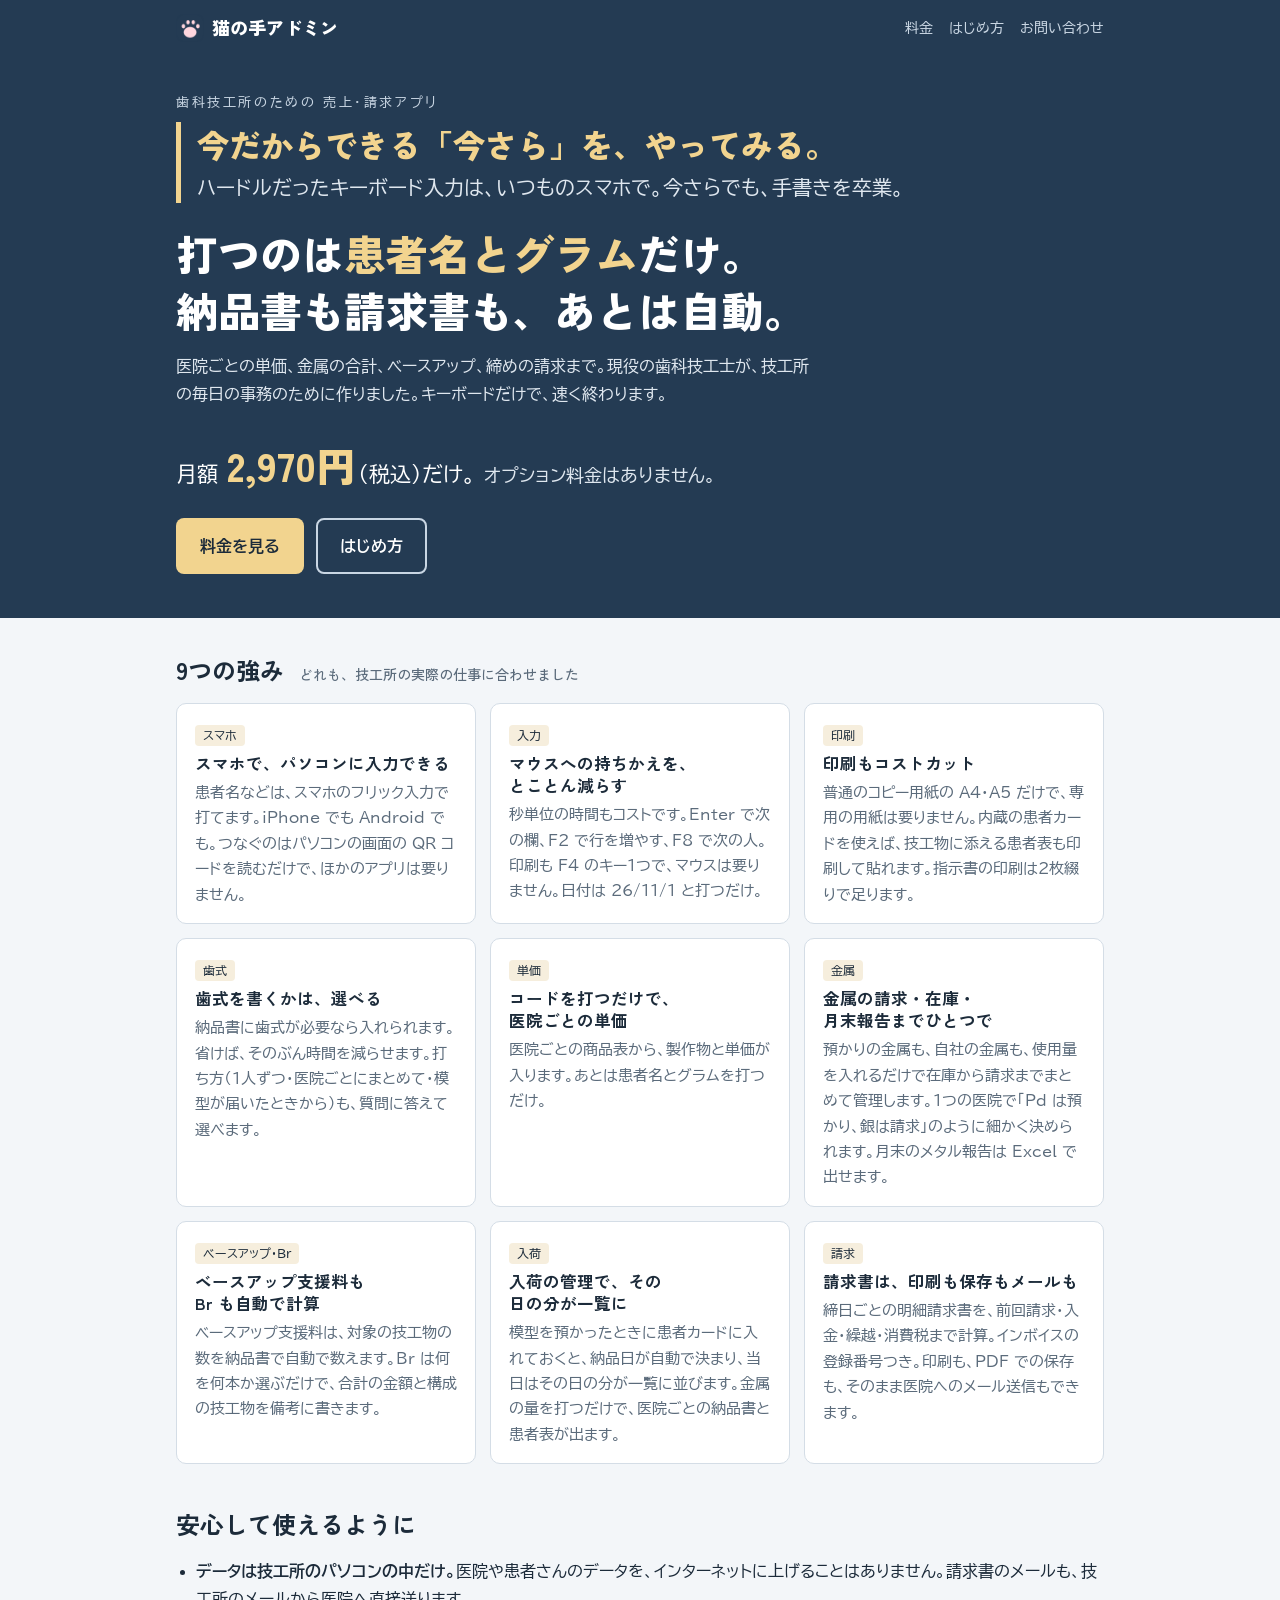
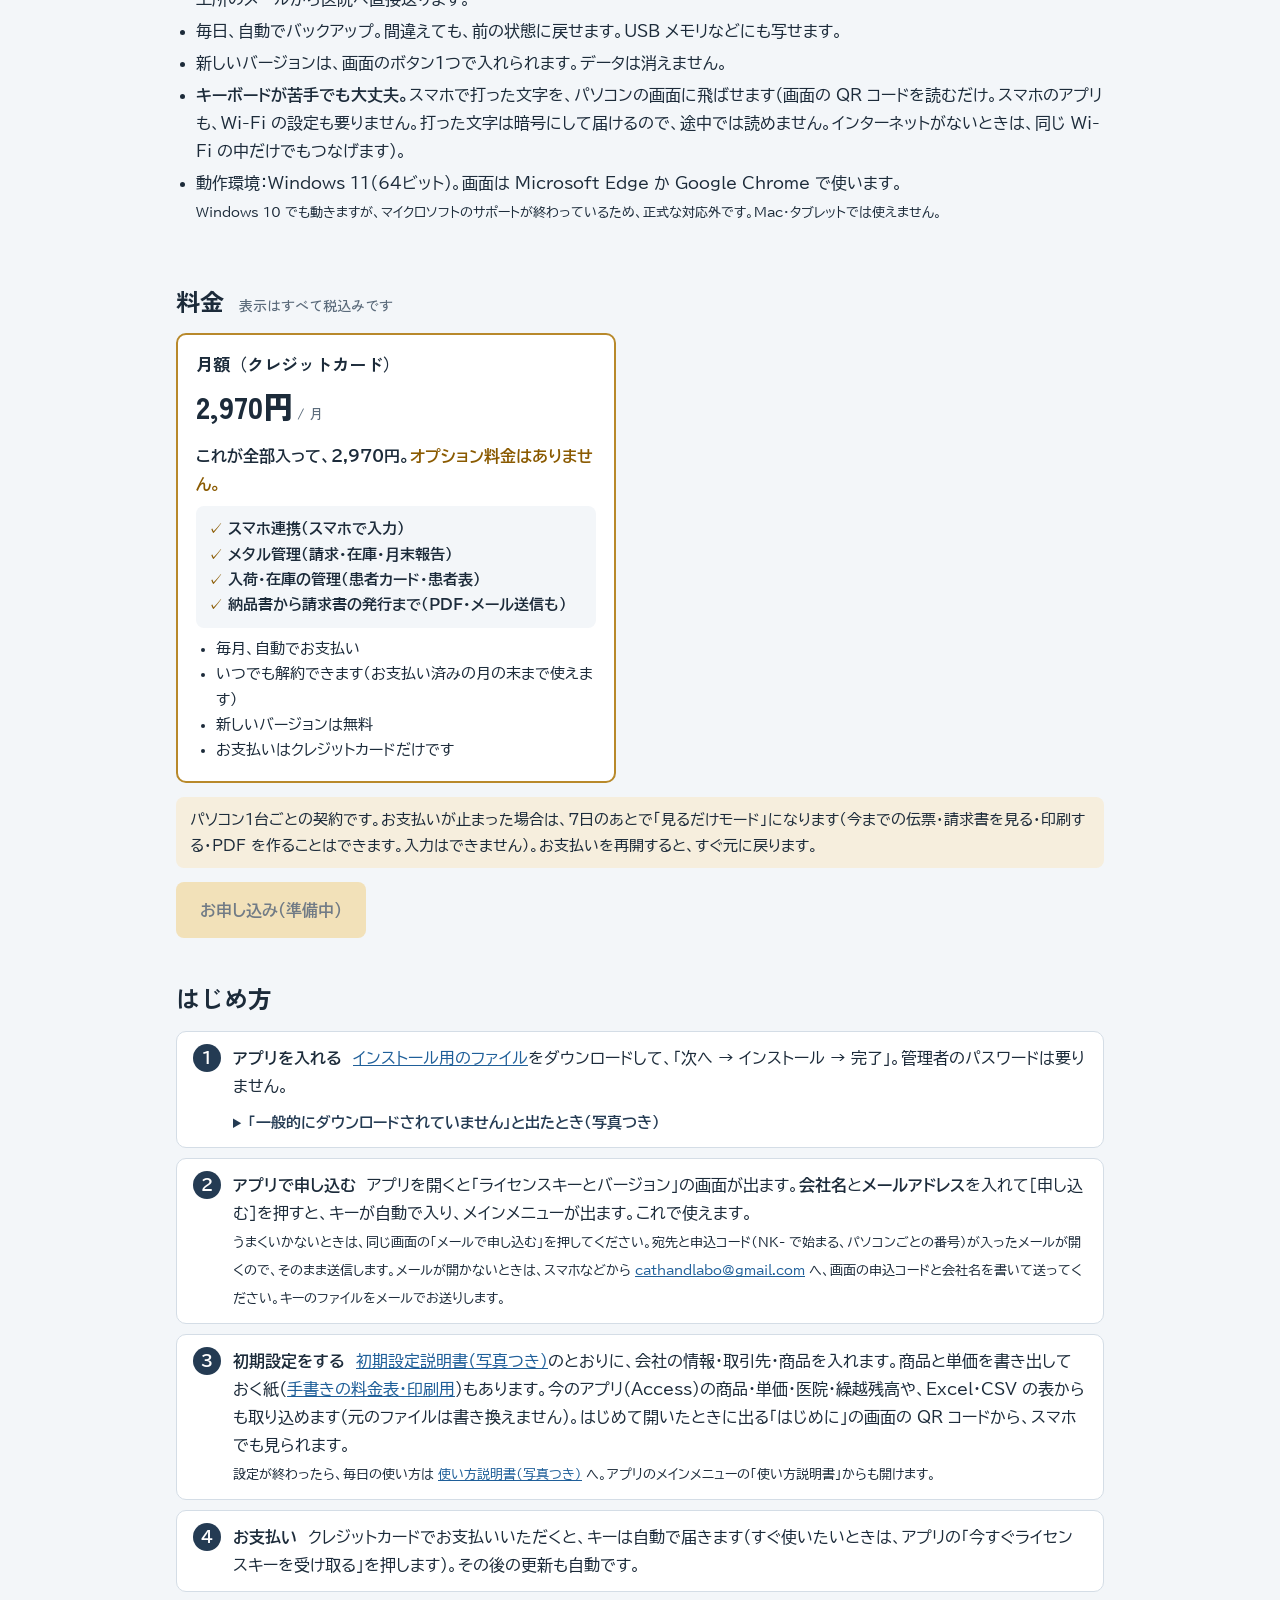
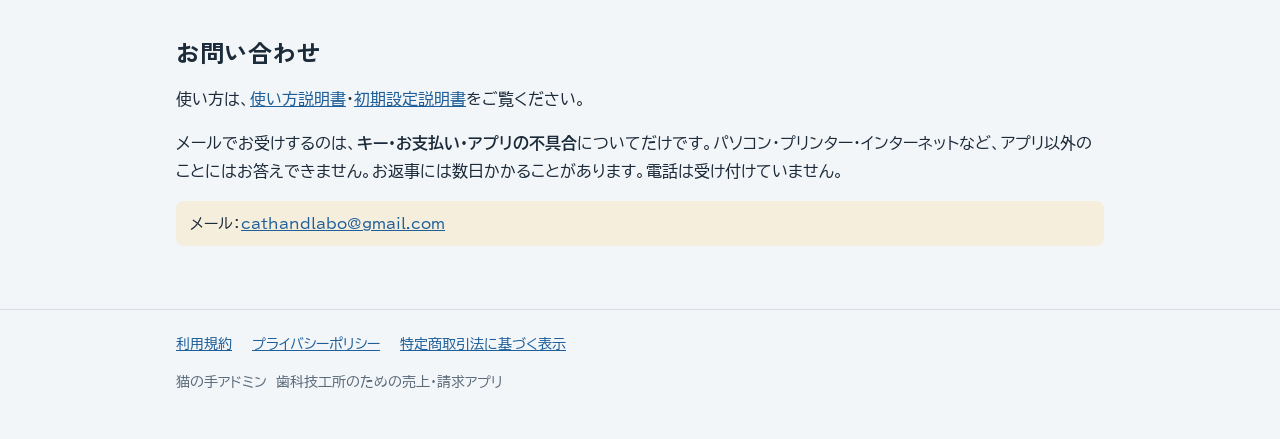
<file: index.html>
<!doctype html>
<html lang="ja">
<head>
<meta charset="utf-8">
<meta name="viewport" content="width=device-width, initial-scale=1">
<title>猫の手アドミン｜歯科技工所のための売上・請求アプリ</title>
<meta name="description" content="ハードルだったキーボード入力は、いつものスマホで。今さらでも、手書きを卒業。金属の計算管理、ベースアップ支援料の自動入力。医院ごとの単価、締めの請求まで。請求書は、そのままメールで送れます。">
<meta property="og:site_name" content="猫の手アドミン">
<script type="application/ld+json">
{"@context":"https://schema.org","@type":"WebSite","name":"猫の手アドミン","url":"https://tnksss306.github.io/nekonote/"}
</script>
<link rel="icon" href="icon.png">
<link rel="preconnect" href="https://fonts.googleapis.com">
<link rel="preconnect" href="https://fonts.gstatic.com" crossorigin>
<link rel="stylesheet" href="https://fonts.googleapis.com/css2?family=BIZ+UDPGothic:wght@400;700&family=Zen+Kaku+Gothic+New:wght@500;700;900&display=swap">
<link rel="stylesheet" href="site.css">
</head>
<body>
<header class="top">
  <div class="inner">
    <nav>
      <a class="brand" href="./"><img src="icon.png" alt="" width="28" height="28">猫の手アドミン</a>
      <a href="#price">料金</a>
      <a href="#start">はじめ方</a>
      <a href="#contact">お問い合わせ</a>
    </nav>
    <div class="hero">
      <p class="eyebrow">歯科技工所のための 売上・請求アプリ</p>
      <p class="concept"><strong>今だからできる「今さら」を、やってみる。</strong><span>ハードルだったキーボード入力は、いつものスマホで。今さらでも、手書きを卒業。</span></p>
      <h1>打つのは<em>患者名とグラム</em>だけ。<br>納品書も請求書も、あとは自動。</h1>
      <p class="lead">医院ごとの単価、金属の合計、ベースアップ、締めの請求まで。現役の歯科技工士が、技工所の毎日の事務のために作りました。キーボードだけで、速く終わります。</p>
      <p class="hero-price">月額 <strong>2,970円</strong>（税込）だけ。<span>オプション料金はありません。</span></p>
      <div class="cta">
        <a class="btn main" href="#price">料金を見る</a>
        <a class="btn sub" href="#start">はじめ方</a>
      </div>
    </div>
  </div>
</header>

<main class="inner">
  <section>
    <h2>9つの強み <small>どれも、技工所の実際の仕事に合わせました</small></h2>
    <div class="grid">
      <div class="card"><span class="k">スマホ</span><h3>スマホで、パソコンに入力できる</h3><p>患者名などは、スマホのフリック入力で打てます。iPhone でも Android でも。つなぐのはパソコンの画面の QR コードを読むだけで、ほかのアプリは要りません。</p></div>
      <div class="card"><span class="k">入力</span><h3>マウスへの持ちかえを、とことん減らす</h3><p>秒単位の時間もコストです。Enter で次の欄、F2 で行を増やす、F8 で次の人。印刷も F4 のキー1つで、マウスは要りません。日付は 26/11/1 と打つだけ。</p></div>
      <div class="card"><span class="k">印刷</span><h3>印刷もコストカット</h3><p>普通のコピー用紙の A4・A5 だけで、専用の用紙は要りません。内蔵の患者カードを使えば、技工物に添える患者表も印刷して貼れます。指示書の印刷は2枚綴りで足ります。</p></div>
      <div class="card"><span class="k">歯式</span><h3>歯式を書くかは、選べる</h3><p>納品書に歯式が必要なら入れられます。省けば、そのぶん時間を減らせます。打ち方（1人ずつ・医院ごとにまとめて・模型が届いたときから）も、質問に答えて選べます。</p></div>
      <div class="card"><span class="k">単価</span><h3>コードを打つだけで、医院ごとの単価</h3><p>医院ごとの商品表から、製作物と単価が入ります。あとは患者名とグラムを打つだけ。</p></div>
      <div class="card"><span class="k">金属</span><h3>金属の請求・在庫・月末報告までひとつで</h3><p>預かりの金属も、自社の金属も、使用量を入れるだけで在庫から請求までまとめて管理します。1つの医院で「Pd は預かり、銀は請求」のように細かく決められます。月末のメタル報告は Excel で出せます。</p></div>
      <div class="card"><span class="k">ベースアップ・Br</span><h3>ベースアップ支援料も Br も自動で計算</h3><p>ベースアップ支援料は、対象の技工物の数を納品書で自動で数えます。Br は何を何本か選ぶだけで、合計の金額と構成の技工物を備考に書きます。</p></div>
      <div class="card"><span class="k">入荷</span><h3>入荷の管理で、その日の分が一覧に</h3><p>模型を預かったときに患者カードに入れておくと、納品日が自動で決まり、当日はその日の分が一覧に並びます。金属の量を打つだけで、医院ごとの納品書と患者表が出ます。</p></div>
      <div class="card"><span class="k">請求</span><h3>請求書は、印刷も保存もメールも</h3><p>締日ごとの明細請求書を、前回請求・入金・繰越・消費税まで計算。インボイスの登録番号つき。印刷も、PDF での保存も、そのまま医院へのメール送信もできます。</p></div>
    </div>
  </section>

  <section>
    <h2>安心して使えるように</h2>
    <ul class="check">
      <li><strong>データは技工所のパソコンの中だけ。</strong>医院や患者さんのデータを、インターネットに上げることはありません。請求書のメールも、技工所のメールから医院へ直接送ります。</li>
      <li>毎日、自動でバックアップ。間違えても、前の状態に戻せます。USB メモリなどにも写せます。</li>
      <li>新しいバージョンは、画面のボタン1つで入れられます。データは消えません。</li>
      <li><strong>キーボードが苦手でも大丈夫。</strong>スマホで打った文字を、パソコンの画面に飛ばせます（画面の QR コードを読むだけ。スマホのアプリも、Wi-Fi の設定も要りません。打った文字は暗号にして届けるので、途中では読めません。インターネットがないときは、同じ Wi-Fi の中だけでもつなげます）。</li>
      <li>動作環境：Windows 11（64ビット）。画面は Microsoft Edge か Google Chrome で使います。<br><small>Windows 10 でも動きますが、マイクロソフトのサポートが終わっているため、正式な対応外です。Mac・タブレットでは使えません。</small></li>
    </ul>
  </section>

  <section id="price">
    <h2>料金 <small>表示はすべて税込みです</small></h2>
    <div class="price one">
      <div class="plan best">
        <h3>月額（クレジットカード）</h3>
        <p class="yen">2,970円<small> / 月</small></p>
        <p class="all-in">これが全部入って、2,970円。<strong>オプション料金はありません。</strong></p>
        <ul class="all-list">
          <li>スマホ連携（スマホで入力）</li>
          <li>メタル管理（請求・在庫・月末報告）</li>
          <li>入荷・在庫の管理（患者カード・患者表）</li>
          <li>納品書から請求書の発行まで（PDF・メール送信も）</li>
        </ul>
        <ul>
          <li>毎月、自動でお支払い</li>
          <li>いつでも解約できます（お支払い済みの月の末まで使えます）</li>
          <li>新しいバージョンは無料</li>
          <li>お支払いはクレジットカードだけです</li>
        </ul>
      </div>
    </div>
    <p class="note">パソコン1台ごとの契約です。お支払いが止まった場合は、7日のあとで「見るだけモード」になります（今までの伝票・請求書を見る・印刷する・PDF を作ることはできます。入力はできません）。お支払いを再開すると、すぐ元に戻ります。</p>
    <div class="cta"><a class="btn main off" aria-disabled="true">お申し込み（準備中）</a></div>
  </section>

  <section id="start">
    <h2>はじめ方</h2>
    <ol class="steps">
      <li><strong>アプリを入れる</strong>　<a href="https://github.com/tnksss306/nekonote-releases/releases/latest/download/NekonoteAdmin_Setup.exe">インストール用のファイル</a>をダウンロードして、「次へ → インストール → 完了」。管理者のパスワードは要りません。
        <details class="howto">
          <summary>「一般的にダウンロードされていません」と出たとき（写真つき）</summary>
          <p>使う人がまだ少ないアプリなので、Edge が念のため出しています。こわれたファイルやウイルスではありません。</p>
          <ol>
            <li><b>①</b> Edge の右上のダウンロードのマーク（↓）を押すと、警告の窓が出ます。<b>②</b>「ダウンロード」の右の <b>…</b>（その他のオプション）を押します。<br><img src="img/dl1.png" alt="①右上のダウンロードのマーク、②ダウンロードの窓の「…」のボタンに赤い丸" width="740" height="258"></li>
            <li><b>③</b> <b>[ダウンロード] ページを開く</b> を押します。<br><img src="img/dl2.png" alt="③「…」のメニューのいちばん上の「[ダウンロード] ページを開く」に赤い枠" width="740" height="258"></li>
            <li><b>④</b> 開いたページの「すべてのファイル」に出ている項目の <b>保存</b> を押します。保存できたら「ファイルを開く」を押します。<br><img src="img/dl3.png" alt="④ダウンロード ページの警告の項目の「保存」のボタンに赤い丸" width="885" height="235"></li>
            <li>青い画面で「Windows によって PC が保護されました」と出たら、<b>詳細情報</b> を押してから <b>実行</b> を押します。インストールの画面が出たら「次へ → インストール → 完了」です。</li>
          </ol>
          <p class="note">警告の窓の「詳細情報」や「このファイルは安全であることを報告する」を押しても、ダウンロードはできません。</p>
        </details></li>
      <li><strong>アプリで申し込む</strong>　アプリを開くと「ライセンスキーとバージョン」の画面が出ます。<strong>会社名</strong>と<strong>メールアドレス</strong>を入れて［申し込む］を押すと、キーが自動で入り、メインメニューが出ます。これで使えます。<br><small>うまくいかないときは、同じ画面の「メールで申し込む」を押してください。宛先と申込コード（NK- で始まる、パソコンごとの番号）が入ったメールが開くので、そのまま送信します。メールが開かないときは、スマホなどから <a href="mailto:cathandlabo@gmail.com">cathandlabo@gmail.com</a> へ、画面の申込コードと会社名を書いて送ってください。キーのファイルをメールでお送りします。</small></li>
      <li><strong>初期設定をする</strong>　<a href="guide.html">初期設定説明書（写真つき）</a>のとおりに、会社の情報・取引先・商品を入れます。商品と単価を書き出しておく紙（<a href="pricesheet.html">手書きの料金表・印刷用</a>）もあります。今のアプリ（Access）の商品・単価・医院・繰越残高や、Excel・CSV の表からも取り込めます（元のファイルは書き換えません）。はじめて開いたときに出る「はじめに」の画面の QR コードから、スマホでも見られます。<br><small>設定が終わったら、毎日の使い方は <a href="manual.html">使い方説明書（写真つき）</a> へ。アプリのメインメニューの「使い方説明書」からも開けます。</small></li>
      <li><strong>お支払い</strong>　クレジットカードでお支払いいただくと、キーは自動で届きます（すぐ使いたいときは、アプリの「今すぐライセンスキーを受け取る」を押します）。その後の更新も自動です。</li>
    </ol>
  </section>

  <section id="contact">
    <h2>お問い合わせ</h2>
    <p>使い方は、<a href="manual.html">使い方説明書</a>・<a href="guide.html">初期設定説明書</a>をご覧ください。</p>
    <p>メールでお受けするのは、<strong>キー・お支払い・アプリの不具合</strong>についてだけです。パソコン・プリンター・インターネットなど、アプリ以外のことにはお答えできません。お返事には数日かかることがあります。電話は受け付けていません。</p>
    <p class="note">メール：<a href="mailto:cathandlabo@gmail.com">cathandlabo@gmail.com</a></p>
  </section>
</main>

<footer class="bottom">
  <div class="inner">
    <nav>
      <a href="terms.html">利用規約</a>
      <a href="privacy.html">プライバシーポリシー</a>
      <a href="tokushoho.html">特定商取引法に基づく表示</a>
    </nav>
    <p>猫の手アドミン　歯科技工所のための売上・請求アプリ</p>
  </div>
</footer>
</body>
</html>
</file>
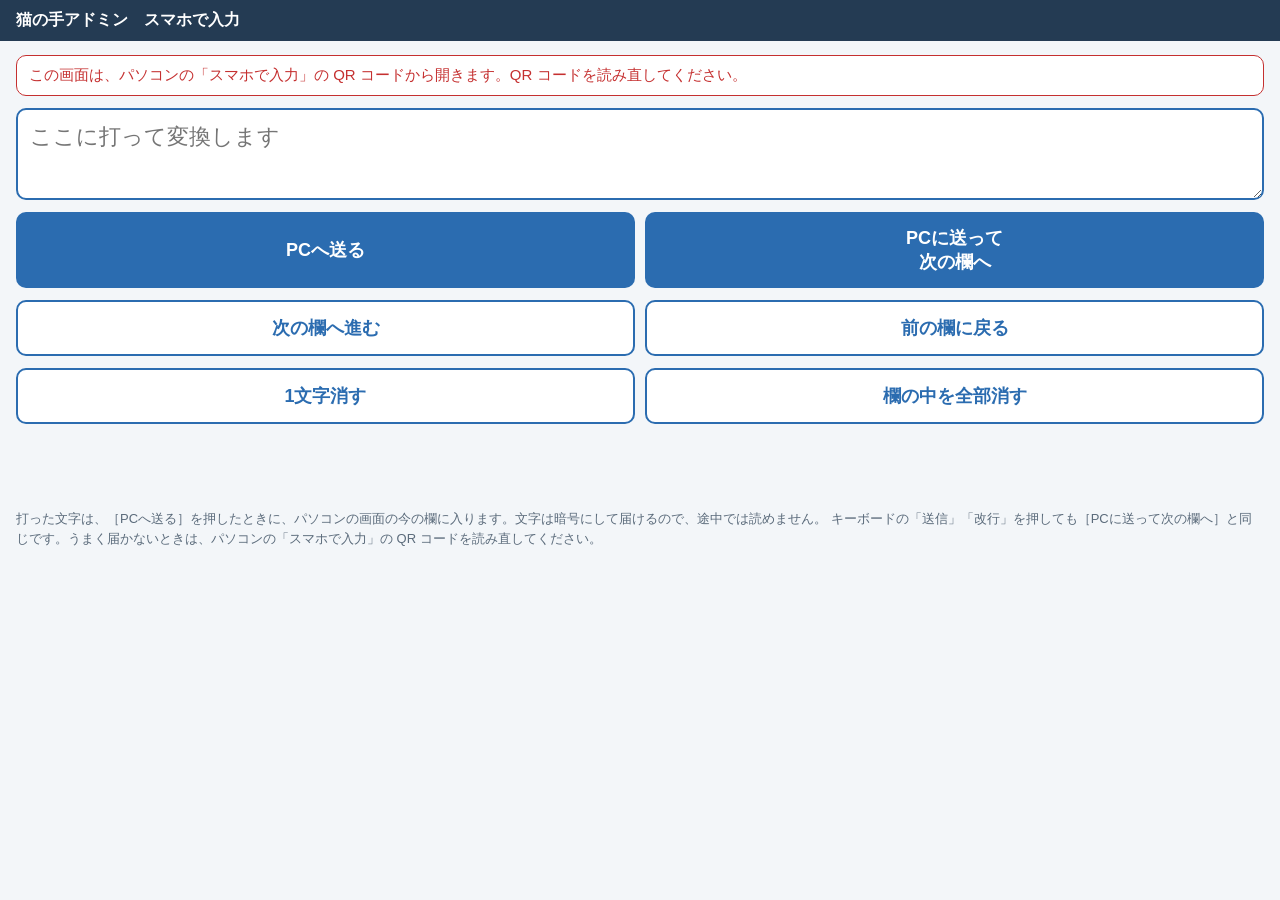
<file: p.html>
<!doctype html>
<html lang="ja">
<head>
<meta charset="utf-8">
<meta name="viewport" content="width=device-width, initial-scale=1, maximum-scale=1">
<meta name="robots" content="noindex">
<meta name="referrer" content="no-referrer">
<title>スマホで入力 - 猫の手アドミン</title>
<style>
  /* スマホの画面（インターネットの中継所でつなぐ。1.3.7〜）。パソコンの QR コードを読むと開く。
     # の後ろ（部屋の番号.鍵）はスマホの外へ送られない。打った文字は、この鍵で暗号にしてから中継所へ送る */
  :root { --navy: #243b53; --accent: #2b6cb0; --bg: #f3f6f9; --line: #cfd8e3; --muted: #5b6b7b; --ok: #2f855a; --err: #c53030; }
  * { box-sizing: border-box; }
  body { margin: 0; background: var(--bg); color: #1c2b3a; font-family: -apple-system, "Hiragino Sans", "Noto Sans JP", sans-serif; }
  header { background: var(--navy); color: #fff; padding: 10px 16px; font-weight: 700; }
  main { padding: 14px 16px 24px; display: grid; gap: 12px; }
  .now { background: #fff; border: 1px solid var(--line); border-radius: 10px; padding: 10px 12px; font-size: 15px; }
  .now b { font-size: 18px; }
  .now.bad { border-color: var(--err); color: var(--err); }
  textarea { width: 100%; font-size: 22px; padding: 12px; border: 2px solid var(--accent); border-radius: 10px; min-height: 92px; resize: vertical; }
  .row { display: grid; grid-template-columns: 1fr 1fr; gap: 10px; }
  button { font-size: 18px; padding: 14px 8px; border-radius: 10px; border: 0; background: var(--accent); color: #fff; font-weight: 700; }
  button.sub { background: #fff; color: var(--accent); border: 2px solid var(--accent); }
  button:active { transform: scale(.98); }
  .log { font-size: 14px; color: var(--muted); min-height: 1.4em; }
  .log.ok { color: var(--ok); } .log.err { color: var(--err); }
  .tip { font-size: 13px; color: var(--muted); line-height: 1.6; }
</style>
</head>
<body>
<header>猫の手アドミン　スマホで入力</header>
<main>
  <div class="now" id="now">パソコンにつないでいます…</div>
  <textarea id="text" placeholder="ここに打って変換します" autocomplete="off" autocapitalize="off" enterkeyhint="send"></textarea>
  <div class="row">
    <button type="button" id="send">PCへ送る</button>
    <button type="button" id="send-next">PCに送って<br>次の欄へ</button>
  </div>
  <div class="row">
    <button type="button" class="sub" data-key="enter">次の欄へ進む</button>
    <button type="button" class="sub" data-key="prev">前の欄に戻る</button>
  </div>
  <div class="row">
    <button type="button" class="sub" data-key="back">1文字消す</button>
    <button type="button" class="sub" data-key="clear">欄の中を全部消す</button>
  </div>
  <p class="log" id="log"></p>
  <p class="tip">打った文字は、［PCへ送る］を押したときに、パソコンの画面の今の欄に入ります。文字は暗号にして届けるので、途中では読めません。
    キーボードの「送信」「改行」を押しても［PCに送って次の欄へ］と同じです。うまく届かないときは、パソコンの「スマホで入力」の QR コードを読み直してください。</p>
</main>
<script>
  (function () {
    var RELAY = "wss://nekonote-license.cathandlabo.workers.dev/r/";  // 受付係の中継所（server/worker.js）
    if (location.hostname === "127.0.0.1") RELAY = "ws://127.0.0.1:8787/r/";  // このパソコンで試すときだけ（wrangler dev）
    var TO_PC = new TextEncoder().encode("nk1:p2c"), TO_PHONE = new TextEncoder().encode("nk1:c2p");
    var text = document.getElementById("text"), now = document.getElementById("now"), log = document.getElementById("log");
    var parts = location.hash.slice(1).split(".");
    var room = parts[0] || "", key = null, ws = null, wait = 1000, sentN = 0, gotN = 0, pcSeen = false, pending = {};

    function say(msg, cls) { log.textContent = msg; log.className = "log " + (cls || ""); }
    function status(msg, bad) { now.className = "now" + (bad ? " bad" : ""); now.textContent = msg; }
    function show(d) {
      if (!d.label) { status("パソコンの画面で、入れたい欄をクリックしてください。"); return; }
      now.className = "now" + (d.writable ? "" : " bad");
      now.innerHTML = "";
      now.appendChild(document.createTextNode("パソコンの今の欄："));
      var b = document.createElement("b"); b.textContent = d.label; now.appendChild(b);
      if (!d.writable) now.appendChild(document.createTextNode("（この欄には文字を送れません）"));
    }
    function b64(bytes) { var s = ""; bytes.forEach(function (c) { s += String.fromCharCode(c); }); return btoa(s).replace(/\+/g, "-").replace(/\//g, "_").replace(/=+$/, ""); }
    function unb64(t) { var s = atob(t.replace(/-/g, "+").replace(/_/g, "/")); return Uint8Array.from(s, function (c) { return c.charCodeAt(0); }); }

    // 暗号にする・もどす（パソコンの app/relay.py と同じ形：nonce 12 バイト + AES-GCM）
    function seal(obj) {
      sentN = Math.max(sentN + 1, Date.now() * 1000);
      obj.n = sentN;
      var nonce = crypto.getRandomValues(new Uint8Array(12));
      var data = new TextEncoder().encode(JSON.stringify(obj));
      return crypto.subtle.encrypt({ name: "AES-GCM", iv: nonce, additionalData: TO_PC }, key, data).then(function (ct) {
        var all = new Uint8Array(12 + ct.byteLength); all.set(nonce); all.set(new Uint8Array(ct), 12);
        return { n: obj.n, text: b64(all) };
      });
    }
    function unseal(t) {
      var raw = unb64(t);
      return crypto.subtle.decrypt({ name: "AES-GCM", iv: raw.slice(0, 12), additionalData: TO_PHONE }, key, raw.slice(12))
        .then(function (pt) { return JSON.parse(new TextDecoder().decode(pt)); });
    }

    function post(obj, done) {
      if (!ws || ws.readyState !== 1 || !pcSeen) { say("パソコンにつながっていません。パソコンの「スマホで入力」の画面を開いて、QR コードを読み直してください。", "err"); return; }
      seal(obj).then(function (m) {
        // パソコンから「受け取った」（ack）が5秒たっても来なければ、届かなかったと知らせる
        pending[m.n] = { done: done, timer: setTimeout(function () { delete pending[m.n]; say("届きませんでした。もう一度押してください。", "err"); }, 5000) };
        ws.send(m.text);
      });
    }
    function send(next) {
      var v = text.value;
      if (!v && !next) { text.focus(); return; }
      var obj = next ? { t: "send", text: v, key: "enter" } : { t: "send", text: v };
      post(obj, function () {
        if (v) say("送りました：" + v + (next ? "（次の欄へ）" : ""), "ok"); else say("次の欄へ進みました", "ok");
        text.value = ""; text.focus();
      });
    }

    function connect() {
      if (ws && ws.readyState <= 1) return;
      ws = new WebSocket(RELAY + room);
      ws.onopen = function () {
        wait = 1000;
        status("パソコンを探しています…");
        seal({ t: "hello" }).then(function (m) { if (ws.readyState === 1) ws.send(m.text); });
        setTimeout(function () { if (!pcSeen) status("パソコンが見つかりません。パソコンで「スマホで入力」の画面を開いて、QR コードを読み直してください。", true); }, 5000);
      };
      ws.onmessage = function (e) {
        if (e.data === "pong") return;
        unseal(e.data).then(function (d) {
          if (typeof d.n !== "number" || d.n <= gotN) return;  // 古いものを送り直されても使わない
          gotN = d.n;
          if (d.t !== "state") return;
          pcSeen = true;
          show(d);
          var p = d.ack && pending[d.ack];
          if (p) { clearTimeout(p.timer); delete pending[d.ack]; if (p.done) p.done(); }
        }).catch(function () { /* この部屋の鍵で作られていないものは捨てる */ });
      };
      ws.onclose = function () {
        pcSeen = false;
        status("つなぎ直しています…", true);
        if (document.hidden) return;  // 画面を消しているあいだは待つ（もどったら visibilitychange でつなぐ）
        setTimeout(connect, wait);
        wait = Math.min(wait * 2, 15000);
      };
    }

    if (!/^[A-Za-z0-9_-]{22}$/.test(room) || !parts[1] || !window.crypto || !crypto.subtle) {
      status("この画面は、パソコンの「スマホで入力」の QR コードから開きます。QR コードを読み直してください。", true);
      return;
    }
    crypto.subtle.importKey("raw", unb64(parts[1]), "AES-GCM", false, ["encrypt", "decrypt"]).then(function (k) {
      key = k;
      connect();
    }).catch(function () { status("QR コードを読み直してください。", true); });

    // スマホの画面を消して戻ってきたとき、切れていればすぐつなぎ直す
    document.addEventListener("visibilitychange", function () { if (!document.hidden && key) { wait = 1000; connect(); } });
    setInterval(function () { if (ws && ws.readyState === 1) ws.send("ping"); }, 25000);  // つながりを保つ（中継所が pong と返すだけ）

    document.getElementById("send").addEventListener("click", function () { send(false); });
    document.getElementById("send-next").addEventListener("click", function () { send(true); });
    Array.prototype.forEach.call(document.querySelectorAll("[data-key]"), function (b) {
      b.addEventListener("click", function () {
        var k = b.getAttribute("data-key");
        post({ t: "send", key: k }, function () { say({ enter: "次の欄へ進みました", prev: "前の欄に戻りました", back: "1文字消しました", clear: "欄の中を全部消しました" }[k], "ok"); });
      });
    });
    text.addEventListener("keydown", function (e) {
      if (e.key === "Enter" && !e.isComposing && e.keyCode !== 229) { e.preventDefault(); send(true); }
    });
  })();
</script>
</body>
</html>
</file>
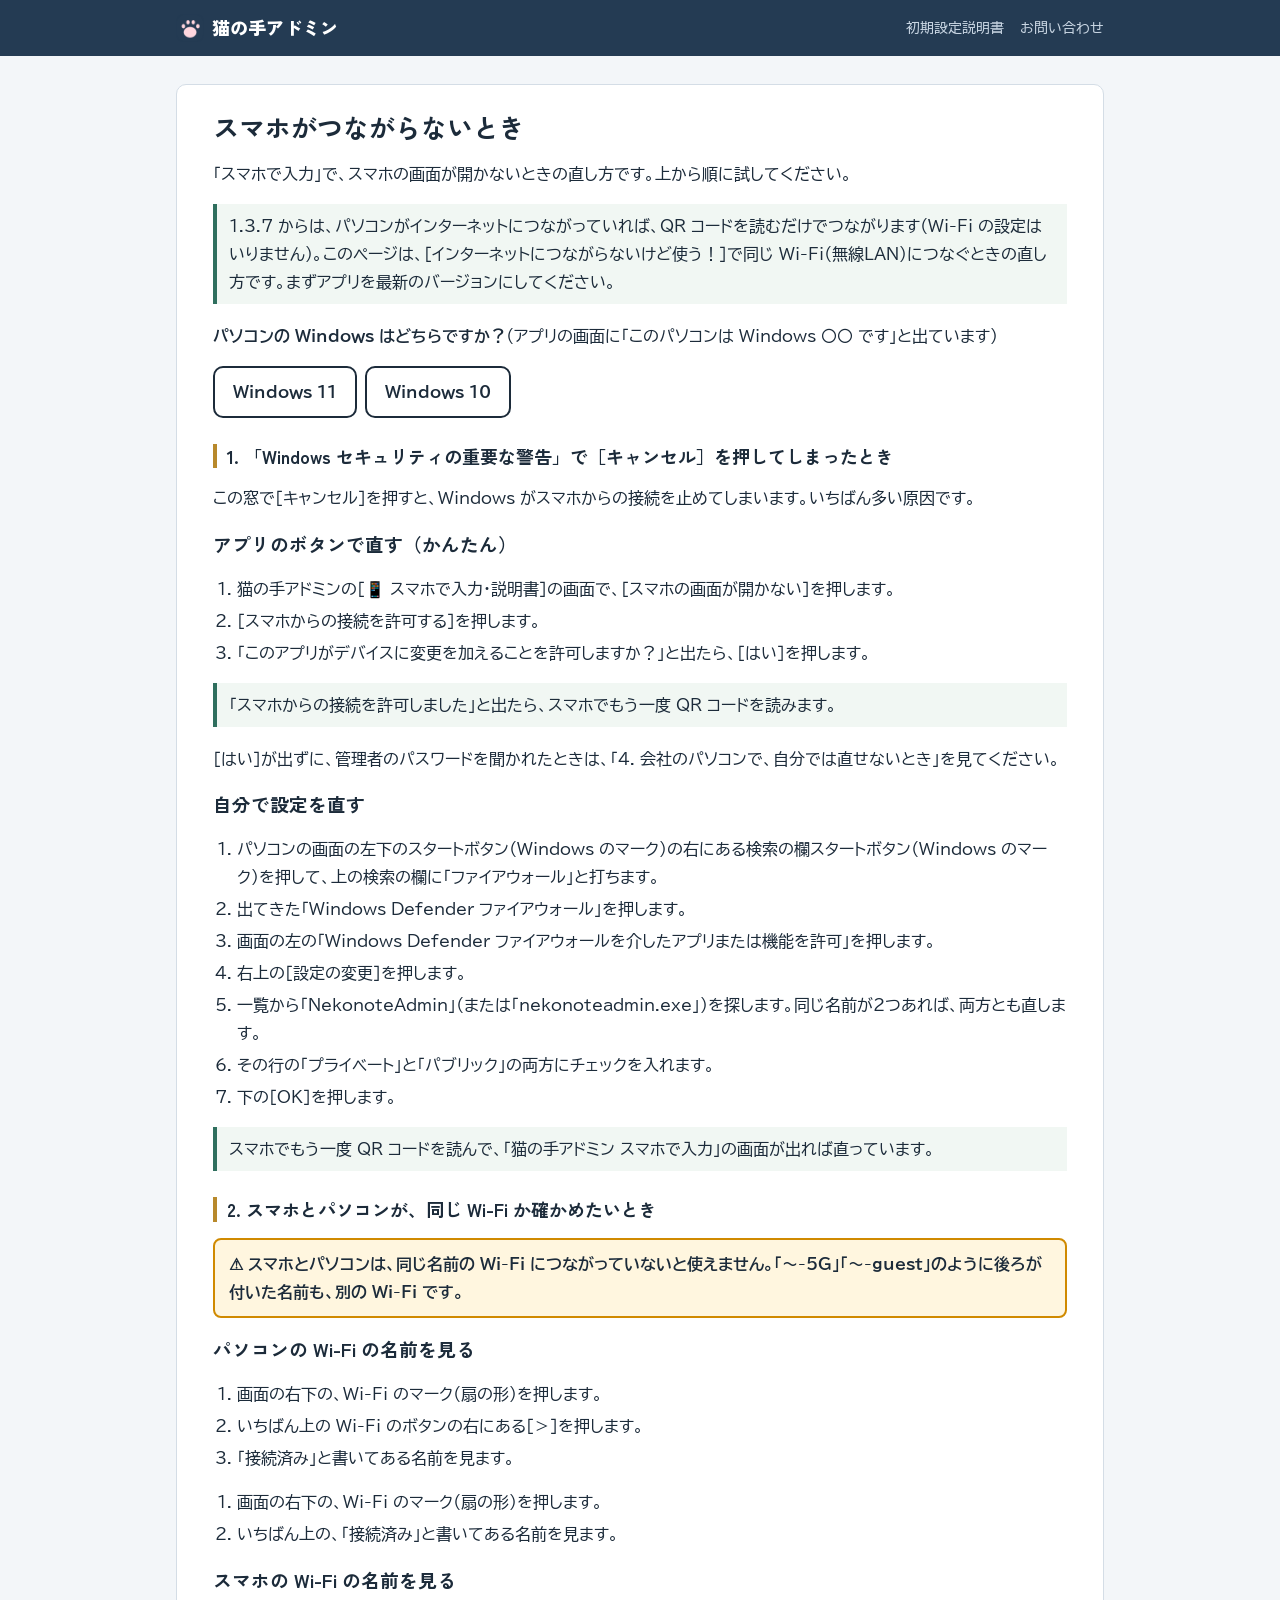
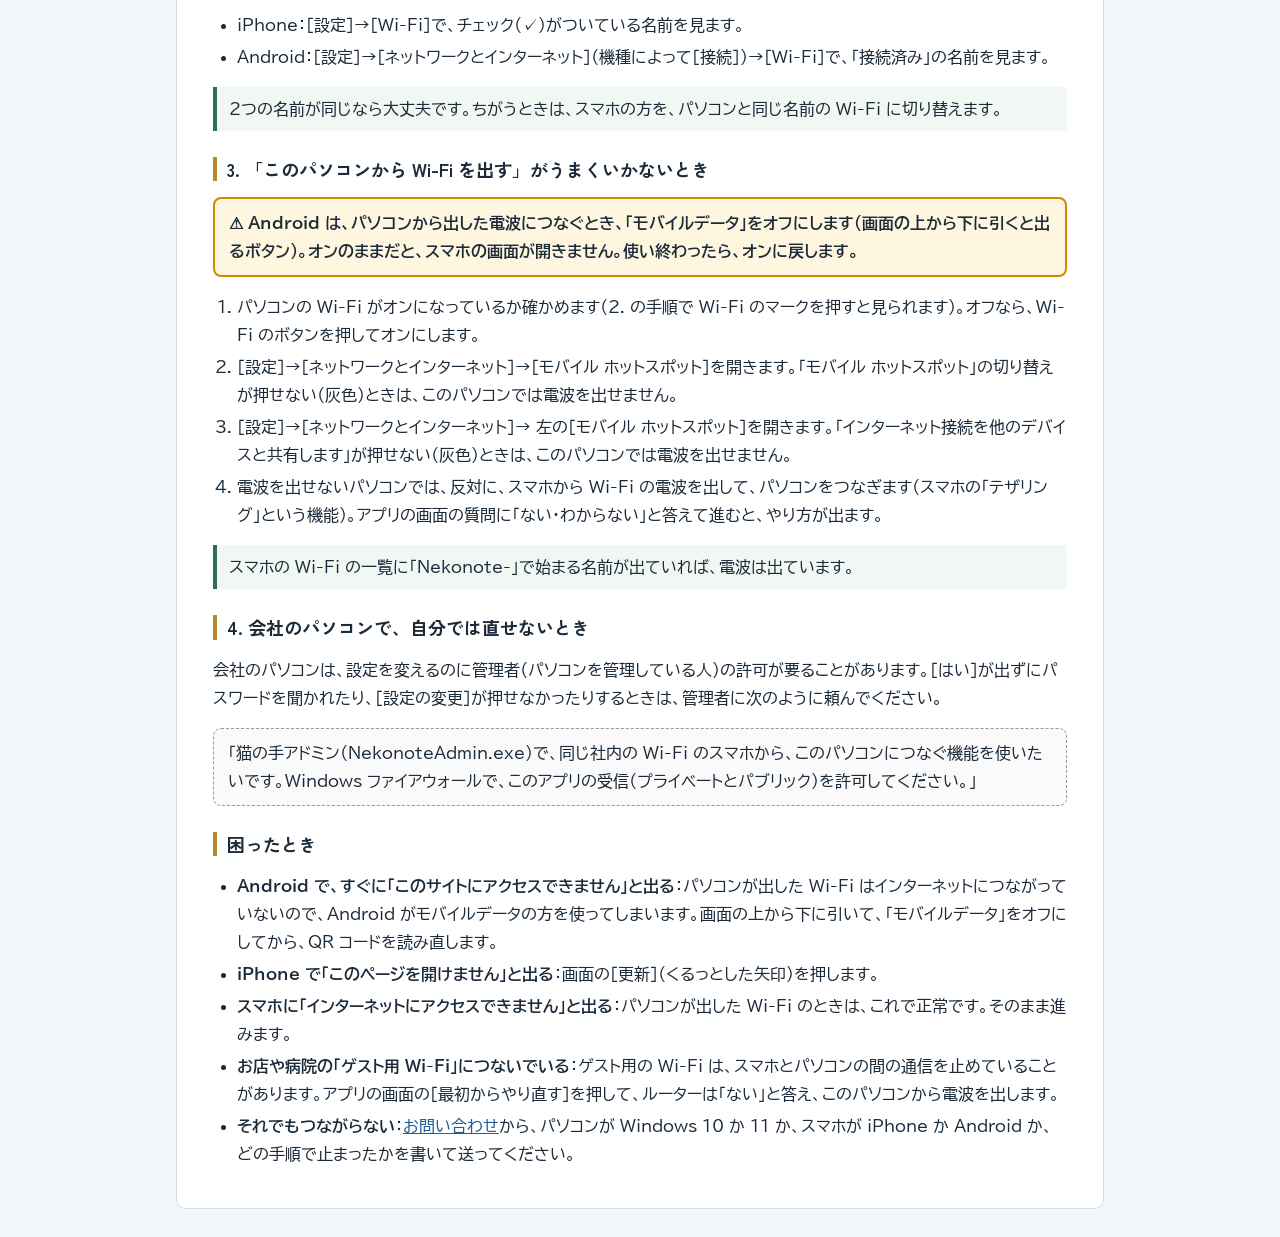
<file: phone-help.html>
<!doctype html>
<html lang="ja">
<head>
<meta charset="utf-8">
<meta name="viewport" content="width=device-width, initial-scale=1">
<title>スマホがつながらないとき｜猫の手アドミン</title>
<link rel="icon" href="icon.png">
<link rel="preconnect" href="https://fonts.googleapis.com">
<link rel="preconnect" href="https://fonts.gstatic.com" crossorigin>
<link rel="stylesheet" href="https://fonts.googleapis.com/css2?family=BIZ+UDPGothic:wght@400;700&family=Zen+Kaku+Gothic+New:wght@500;700;900&display=swap">
<link rel="stylesheet" href="site.css">
<style>
  .win-pick { display: flex; gap: 8px; flex-wrap: wrap; margin: 12px 0 20px; }
  .win-pick button { font: inherit; font-weight: 700; padding: 10px 18px; border-radius: 10px; border: 2px solid currentColor; background: none; color: inherit; cursor: pointer; }
  .win-pick button[aria-pressed="true"] { background: #2f6f5e; border-color: #2f6f5e; color: #fff; }
  body[data-win="10"] .w11, body[data-win="11"] .w10 { display: none; }
  .win-label { display: inline-block; font-size: 13px; font-weight: 700; padding: 1px 8px; border-radius: 6px; background: #e6efe9; color: #2f6f5e; margin-bottom: 4px; }
  .done { margin: 6px 0 18px; padding: 8px 12px; border-left: 4px solid #2f6f5e; background: #f1f7f3; }
  .warn { padding: 10px 14px; border: 2px solid #d08a00; border-radius: 8px; background: #fff6df; font-weight: bold; }
  .say { padding: 10px 14px; border: 1px dashed #999; border-radius: 8px; background: #fafafa; }
  @media (prefers-color-scheme: dark) {
    .win-label { background: #23392f; color: #bfe3d2; }
    .done { background: #1d2a24; }
    .say { background: #222; border-color: #666; }
    .warn { background: #3a2c00; border-color: #e0a020; }
  }
</style>
</head>
<body>
<header class="top"><div class="inner"><nav><a class="brand" href="./"><img src="icon.png" alt="" width="28" height="28">猫の手アドミン</a><a href="guide.html">初期設定説明書</a><a href="./#contact">お問い合わせ</a></nav></div></header>
<main class="inner">
<article class="doc">
  <h1>スマホがつながらないとき</h1>
  <p>「スマホで入力」で、スマホの画面が開かないときの直し方です。上から順に試してください。</p>
  <p class="done">1.3.7 からは、パソコンがインターネットにつながっていれば、QR コードを読むだけでつながります（Wi-Fi の設定はいりません）。このページは、［インターネットにつながらないけど使う！］で同じ Wi-Fi（無線LAN）につなぐときの直し方です。まずアプリを最新のバージョンにしてください。</p>

  <p><strong>パソコンの Windows はどちらですか？</strong>（アプリの画面に「このパソコンは Windows 〇〇 です」と出ています）</p>
  <div class="win-pick">
    <button type="button" data-win="11">Windows 11</button>
    <button type="button" data-win="10">Windows 10</button>
  </div>

  <h2>1. 「Windows セキュリティの重要な警告」で［キャンセル］を押してしまったとき</h2>
  <p>この窓で［キャンセル］を押すと、Windows がスマホからの接続を止めてしまいます。いちばん多い原因です。</p>
  <h3>アプリのボタンで直す（かんたん）</h3>
  <ol>
    <li>猫の手アドミンの［📱 スマホで入力・説明書］の画面で、［スマホの画面が開かない］を押します。</li>
    <li>［スマホからの接続を許可する］を押します。</li>
    <li>「このアプリがデバイスに変更を加えることを許可しますか？」と出たら、［はい］を押します。</li>
  </ol>
  <p class="done">「スマホからの接続を許可しました」と出たら、スマホでもう一度 QR コードを読みます。</p>
  <p>［はい］が出ずに、管理者のパスワードを聞かれたときは、「4. 会社のパソコンで、自分では直せないとき」を見てください。</p>

  <h3>自分で設定を直す</h3>
  <ol>
    <li>パソコンの画面の左下の<span class="w10">スタートボタン（Windows のマーク）の右にある検索の欄</span><span class="w11">スタートボタン（Windows のマーク）を押して、上の検索の欄</span>に「ファイアウォール」と打ちます。</li>
    <li>出てきた「Windows Defender ファイアウォール」を押します。</li>
    <li>画面の左の「Windows Defender ファイアウォールを介したアプリまたは機能を許可」を押します。</li>
    <li>右上の［設定の変更］を押します。</li>
    <li>一覧から「NekonoteAdmin」（または「nekonoteadmin.exe」）を探します。同じ名前が2つあれば、両方とも直します。</li>
    <li>その行の「プライベート」と「パブリック」の両方にチェックを入れます。</li>
    <li>下の［OK］を押します。</li>
  </ol>
  <p class="done">スマホでもう一度 QR コードを読んで、「猫の手アドミン スマホで入力」の画面が出れば直っています。</p>

  <h2>2. スマホとパソコンが、同じ Wi-Fi か確かめたいとき</h2>
  <p class="warn">⚠ スマホとパソコンは、同じ名前の Wi-Fi につながっていないと使えません。「〜-5G」「〜-guest」のように後ろが付いた名前も、別の Wi-Fi です。</p>
  <h3>パソコンの Wi-Fi の名前を見る</h3>
  <ol class="w11">
    <li>画面の右下の、Wi-Fi のマーク（扇の形）を押します。</li>
    <li>いちばん上の Wi-Fi のボタンの右にある［＞］を押します。</li>
    <li>「接続済み」と書いてある名前を見ます。</li>
  </ol>
  <ol class="w10">
    <li>画面の右下の、Wi-Fi のマーク（扇の形）を押します。</li>
    <li>いちばん上の、「接続済み」と書いてある名前を見ます。</li>
  </ol>
  <h3>スマホの Wi-Fi の名前を見る</h3>
  <ul>
    <li>iPhone：［設定］→［Wi-Fi］で、チェック（✓）がついている名前を見ます。</li>
    <li>Android：［設定］→［ネットワークとインターネット］（機種によって［接続］）→［Wi-Fi］で、「接続済み」の名前を見ます。</li>
  </ul>
  <p class="done">2つの名前が同じなら大丈夫です。ちがうときは、スマホの方を、パソコンと同じ名前の Wi-Fi に切り替えます。</p>

  <h2>3. 「このパソコンから Wi-Fi を出す」がうまくいかないとき</h2>
  <p class="warn">⚠ Android は、パソコンから出した電波につなぐとき、「モバイルデータ」をオフにします（画面の上から下に引くと出るボタン）。オンのままだと、スマホの画面が開きません。使い終わったら、オンに戻します。</p>
  <ol>
    <li>パソコンの Wi-Fi がオンになっているか確かめます（2. の手順で Wi-Fi のマークを押すと見られます）。オフなら、Wi-Fi のボタンを押してオンにします。</li>
    <li class="w11">［設定］→［ネットワークとインターネット］→［モバイル ホットスポット］を開きます。「モバイル ホットスポット」の切り替えが押せない（灰色）ときは、このパソコンでは電波を出せません。</li>
    <li class="w10">［設定］→［ネットワークとインターネット］→ 左の［モバイル ホットスポット］を開きます。「インターネット接続を他のデバイスと共有します」が押せない（灰色）ときは、このパソコンでは電波を出せません。</li>
    <li>電波を出せないパソコンでは、反対に、スマホから Wi-Fi の電波を出して、パソコンをつなぎます（スマホの「テザリング」という機能）。アプリの画面の質問に「ない・わからない」と答えて進むと、やり方が出ます。</li>
  </ol>
  <p class="done">スマホの Wi-Fi の一覧に「Nekonote-」で始まる名前が出ていれば、電波は出ています。</p>

  <h2>4. 会社のパソコンで、自分では直せないとき</h2>
  <p>会社のパソコンは、設定を変えるのに管理者（パソコンを管理している人）の許可が要ることがあります。［はい］が出ずにパスワードを聞かれたり、［設定の変更］が押せなかったりするときは、管理者に次のように頼んでください。</p>
  <p class="say">「猫の手アドミン（NekonoteAdmin.exe）で、同じ社内の Wi-Fi のスマホから、このパソコンにつなぐ機能を使いたいです。Windows ファイアウォールで、このアプリの受信（プライベートとパブリック）を許可してください。」</p>

  <h2>困ったとき</h2>
  <ul>
    <li><strong>Android で、すぐに「このサイトにアクセスできません」と出る</strong>：パソコンが出した Wi-Fi はインターネットにつながっていないので、Android がモバイルデータの方を使ってしまいます。画面の上から下に引いて、「モバイルデータ」をオフにしてから、QR コードを読み直します。</li>
    <li><strong>iPhone で「このページを開けません」と出る</strong>：画面の［更新］（くるっとした矢印）を押します。</li>
    <li><strong>スマホに「インターネットにアクセスできません」と出る</strong>：パソコンが出した Wi-Fi のときは、これで正常です。そのまま進みます。</li>
    <li><strong>お店や病院の「ゲスト用 Wi-Fi」につないでいる</strong>：ゲスト用の Wi-Fi は、スマホとパソコンの間の通信を止めていることがあります。アプリの画面の［最初からやり直す］を押して、ルーターは「ない」と答え、このパソコンから電波を出します。</li>
    <li><strong>それでもつながらない</strong>：<a href="./#contact">お問い合わせ</a>から、パソコンが Windows 10 か 11 か、スマホが iPhone か Android か、どの手順で止まったかを書いて送ってください。</li>
  </ul>
</article>
</main>
<script>
  // ?win=10 / ?win=11（アプリの QR コードに付いてくる）で、その Windows の手順だけを出す
  (function () {
    var body = document.body;
    function pick(win) {
      if (win) body.dataset.win = win; else delete body.dataset.win;
      document.querySelectorAll(".win-pick button").forEach(function (b) {
        b.setAttribute("aria-pressed", b.dataset.win === win ? "true" : "false");
      });
    }
    var m = location.search.match(/win=(10|11)/);
    pick(m ? m[1] : "");
    document.querySelectorAll(".win-pick button").forEach(function (b) {
      b.addEventListener("click", function () { pick(b.dataset.win); });
    });
  })();
</script>
</body>
</html>
</file>
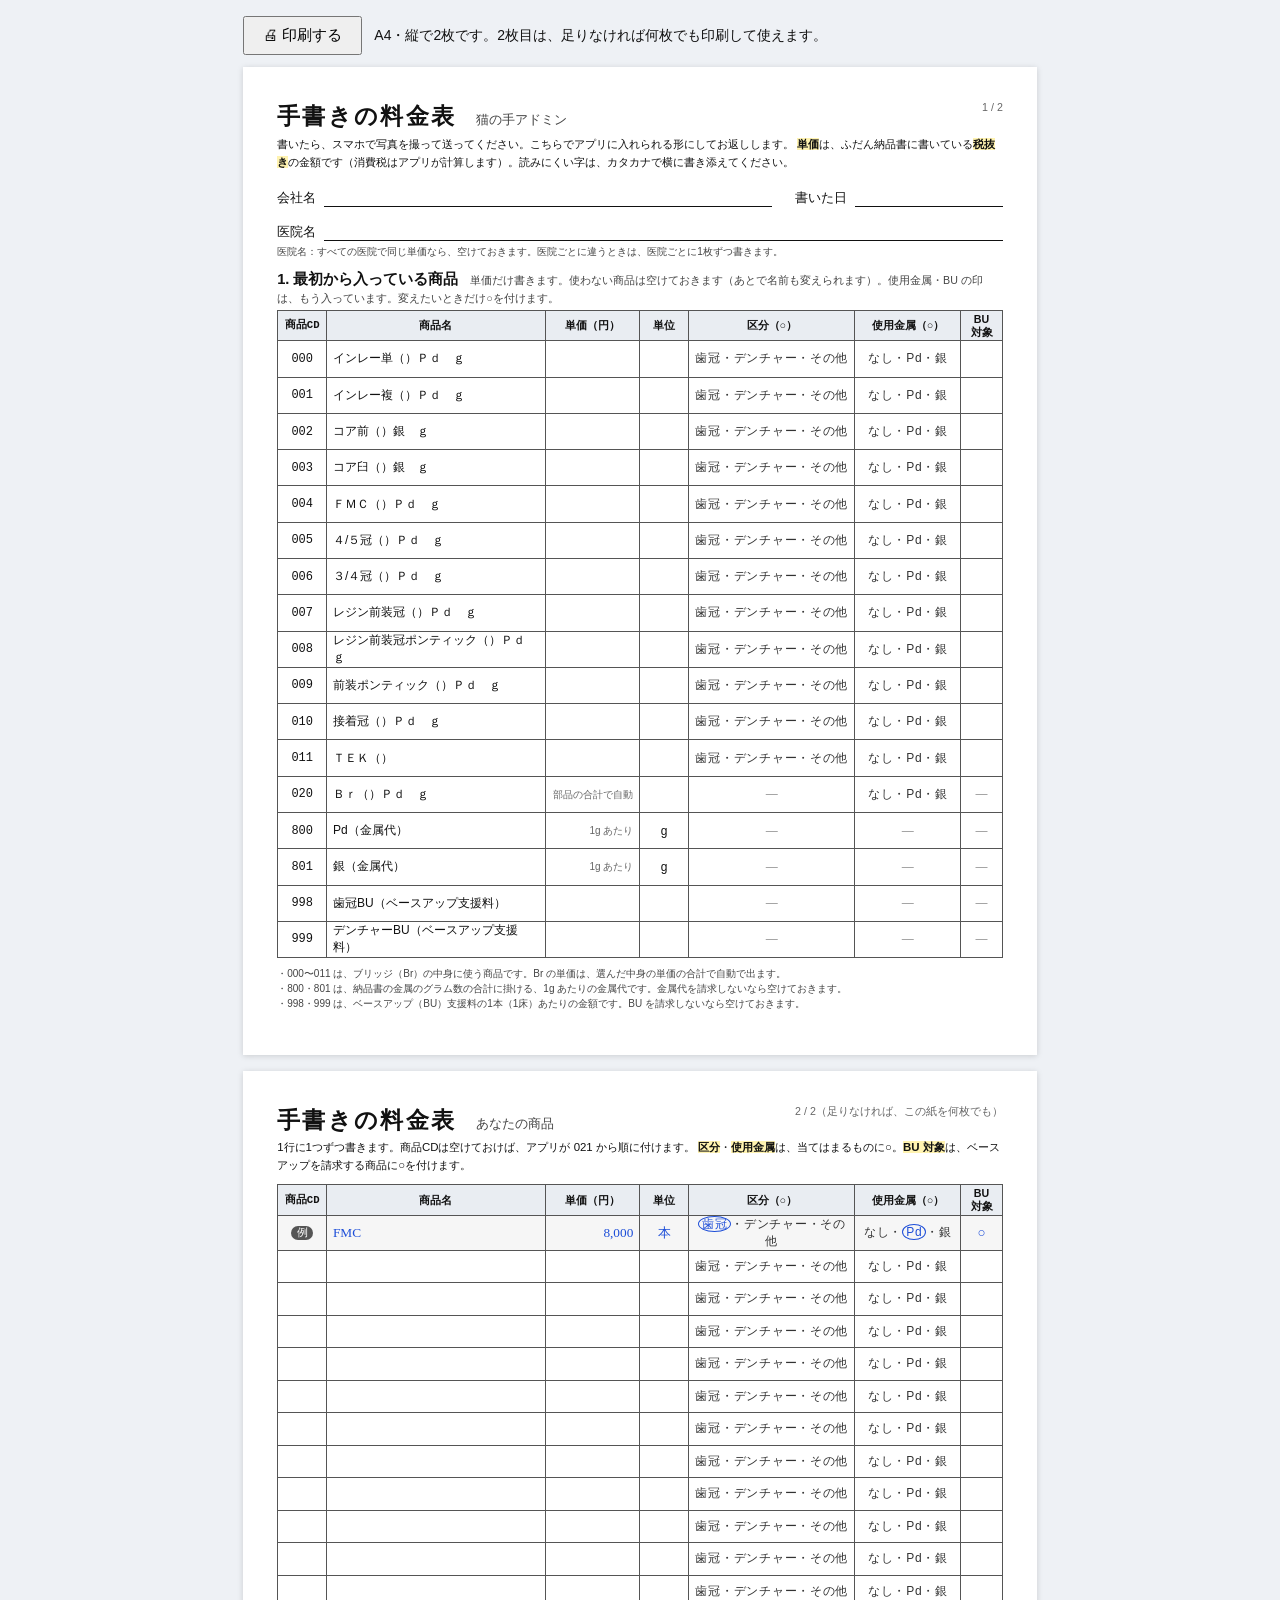
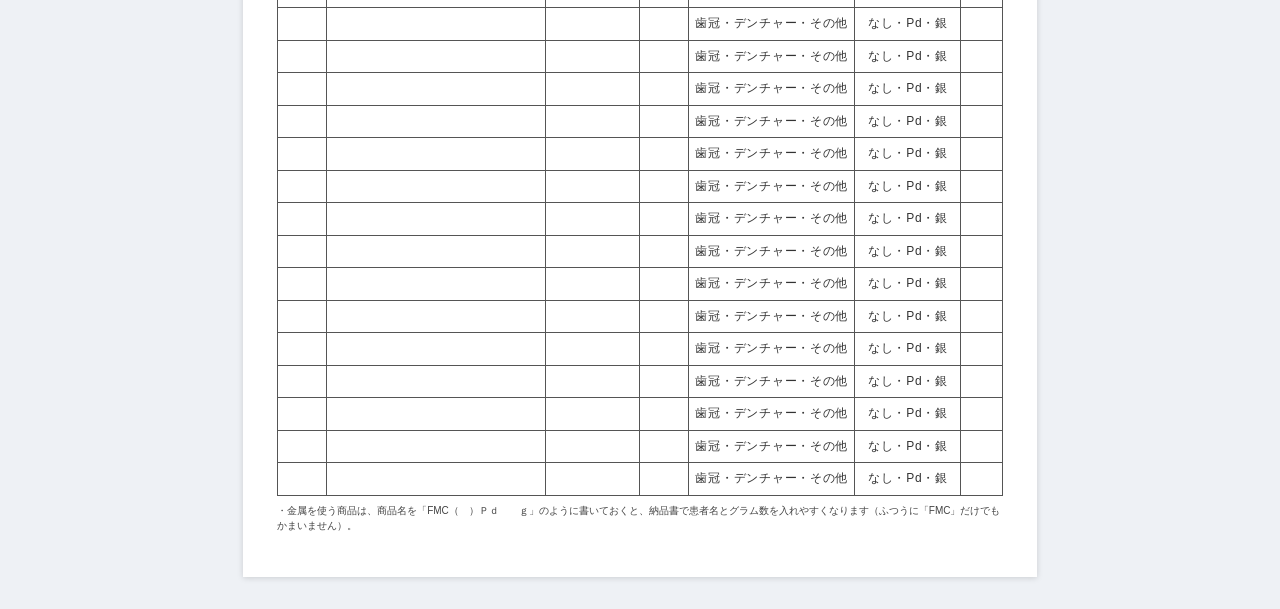
<file: pricesheet.html>
<!doctype html>
<html lang="ja">
<head>
<meta charset="utf-8">
<meta name="viewport" content="width=device-width, initial-scale=1">
<title>手書きの料金表</title>
<style>
  @page { size: A4 portrait; margin: 9mm 9mm 8mm; }
  * { box-sizing: border-box; }
  body { margin: 0; font-family: "BIZ UDPGothic", "Yu Gothic", "Meiryo", sans-serif; color: #111; background: #fff; }
  .sheet { width: 192mm; margin: 0 auto; page-break-after: always; }
  .sheet:last-child { page-break-after: auto; }
  h1 { font-size: 17pt; margin: 0 0 1mm; letter-spacing: .1em; }
  h1 small { font-size: 10pt; font-weight: normal; letter-spacing: 0; margin-left: 3mm; color: #444; }
  .lead { font-size: 8.6pt; line-height: 1.55; margin: 0 0 2.5mm; }
  .lead b { background: #fff3b0; }
  .top { display: flex; flex-wrap: wrap; gap: 2mm 6mm; margin-bottom: 3mm; }
  .field { flex: 1 1 80mm; display: flex; align-items: flex-end; flex-wrap: wrap; font-size: 9.5pt; }
  .field.short { flex: 0 0 55mm; }
  .field.wide { flex-basis: 100%; }
  .top-note { flex-basis: 100%; font-size: 7.5pt; color: #444; margin-top: -1mm; }
  .field span { white-space: nowrap; margin-right: 2mm; }
  .field i { flex: 1; border-bottom: 1px solid #111; height: 7mm; }
  h2 { font-size: 11pt; margin: 2.5mm 0 1mm; }
  h2 small { font-weight: normal; font-size: 8pt; color: #444; margin-left: 2mm; }
  table { width: 100%; border-collapse: collapse; table-layout: fixed; }
  th, td { border: 1px solid #555; padding: 0 1.5mm; font-size: 9pt; }
  th { background: #e9edf2; font-size: 8pt; font-weight: bold; height: 8mm; line-height: 1.2; text-align: center; }
  td { height: 8.6mm; }
  .sys td { height: 9.6mm; }
  .cd { width: 13mm; text-align: center; font-family: Consolas, "BIZ UDGothic", monospace; }
  .nm { width: auto; }
  .pr { width: 25mm; text-align: right; }
  .un { width: 13mm; text-align: center; }
  .kd { width: 44mm; text-align: center; }
  .mt { width: 28mm; text-align: center; }
  .bu { width: 11mm; text-align: center; }
  th.pr, th.nm { text-align: center; }
  .cho { font-size: 9pt; color: #333; letter-spacing: .06em; }
  .no { color: #999; }
  .auto, .per { font-size: 7.5pt; color: #666; }
  tr.example td { background: #f6f6f6; }
  .ex { font-size: 8pt; color: #fff; background: #555; border-radius: 2mm; padding: .3mm 1.5mm; }
  .hand { font-family: "Segoe Print", "Yu Gothic", cursive; color: #1d4ed8; font-size: 10pt; }
  .circ { font-weight: normal; border: 1.3px solid #1d4ed8; border-radius: 50%; padding: 0 .8mm; color: #1d4ed8; }
  .foot { font-size: 7.5pt; color: #444; margin-top: 2mm; line-height: 1.5; }
  .page-no { float: right; font-size: 8pt; color: #666; }
  @media screen {
    body { background: #eef1f5; padding: 16px 0; }
    .sheet { background: #fff; padding: 9mm; width: 210mm; box-shadow: 0 1px 6px rgba(0,0,0,.15); margin-bottom: 16px; }
    .print-bar { width: 210mm; margin: 0 auto 12px; display: flex; gap: 12px; align-items: center; font-size: 14px; }
    .print-bar button { font-size: 15px; padding: 8px 18px; cursor: pointer; }
  }
  @media screen and (max-width: 820px) {
    .sheet, .print-bar { width: auto; margin-left: 16px; margin-right: 16px; }
    .sheet { overflow-x: auto; }
    table { min-width: 180mm; }
  }
  @media print { .print-bar { display: none; } }
</style>
</head>
<body>
<div class="print-bar"><button type="button" onclick="window.print()">🖨 印刷する</button><span>A4・縦で2枚です。2枚目は、足りなければ何枚でも印刷して使えます。</span></div>

<div class="sheet">
  <span class="page-no">1 / 2</span>
  <h1>手書きの料金表 <small>猫の手アドミン</small></h1>
  <p class="lead">書いたら、スマホで写真を撮って送ってください。こちらでアプリに入れられる形にしてお返しします。
    <b>単価</b>は、ふだん納品書に書いている<b>税抜き</b>の金額です（消費税はアプリが計算します）。読みにくい字は、カタカナで横に書き添えてください。</p>
  <div class="top">
    <div class="field"><span>会社名</span><i></i></div>
    <div class="field short"><span>書いた日</span><i></i></div>
    <div class="field wide"><span>医院名</span><i></i></div>
    <small class="top-note">医院名：すべての医院で同じ単価なら、空けておきます。医院ごとに違うときは、医院ごとに1枚ずつ書きます。</small>
  </div>
  <h2>1. 最初から入っている商品 <small>単価だけ書きます。使わない商品は空けておきます（あとで名前も変えられます）。使用金属・BU の印は、もう入っています。変えたいときだけ○を付けます。</small></h2>
  <table class="sys"><tr><th class="cd">商品CD</th><th class="nm">商品名</th><th class="pr">単価（円）</th><th class="un">単位</th><th class="kd">区分（○）</th><th class="mt">使用金属（○）</th><th class="bu">BU<br>対象</th></tr><tr class=""><td class="cd">000</td><td class="nm">インレー単（）Ｐｄ　ｇ</td><td class="pr"></td><td class="un"></td><td class="kd"><span class="cho">歯冠・デンチャー・その他</span></td><td class="mt"><span class="cho">なし・Pd・銀</span></td><td class="bu"></td></tr><tr class=""><td class="cd">001</td><td class="nm">インレー複（）Ｐｄ　ｇ</td><td class="pr"></td><td class="un"></td><td class="kd"><span class="cho">歯冠・デンチャー・その他</span></td><td class="mt"><span class="cho">なし・Pd・銀</span></td><td class="bu"></td></tr><tr class=""><td class="cd">002</td><td class="nm">コア前（）銀　ｇ</td><td class="pr"></td><td class="un"></td><td class="kd"><span class="cho">歯冠・デンチャー・その他</span></td><td class="mt"><span class="cho">なし・Pd・銀</span></td><td class="bu"></td></tr><tr class=""><td class="cd">003</td><td class="nm">コア臼（）銀　ｇ</td><td class="pr"></td><td class="un"></td><td class="kd"><span class="cho">歯冠・デンチャー・その他</span></td><td class="mt"><span class="cho">なし・Pd・銀</span></td><td class="bu"></td></tr><tr class=""><td class="cd">004</td><td class="nm">ＦＭＣ（）Ｐｄ　ｇ</td><td class="pr"></td><td class="un"></td><td class="kd"><span class="cho">歯冠・デンチャー・その他</span></td><td class="mt"><span class="cho">なし・Pd・銀</span></td><td class="bu"></td></tr><tr class=""><td class="cd">005</td><td class="nm">４/５冠（）Ｐｄ　ｇ</td><td class="pr"></td><td class="un"></td><td class="kd"><span class="cho">歯冠・デンチャー・その他</span></td><td class="mt"><span class="cho">なし・Pd・銀</span></td><td class="bu"></td></tr><tr class=""><td class="cd">006</td><td class="nm">３/４冠（）Ｐｄ　ｇ</td><td class="pr"></td><td class="un"></td><td class="kd"><span class="cho">歯冠・デンチャー・その他</span></td><td class="mt"><span class="cho">なし・Pd・銀</span></td><td class="bu"></td></tr><tr class=""><td class="cd">007</td><td class="nm">レジン前装冠（）Ｐｄ　ｇ</td><td class="pr"></td><td class="un"></td><td class="kd"><span class="cho">歯冠・デンチャー・その他</span></td><td class="mt"><span class="cho">なし・Pd・銀</span></td><td class="bu"></td></tr><tr class=""><td class="cd">008</td><td class="nm">レジン前装冠ポンティック（）Ｐｄ　ｇ</td><td class="pr"></td><td class="un"></td><td class="kd"><span class="cho">歯冠・デンチャー・その他</span></td><td class="mt"><span class="cho">なし・Pd・銀</span></td><td class="bu"></td></tr><tr class=""><td class="cd">009</td><td class="nm">前装ポンティック（）Ｐｄ　ｇ</td><td class="pr"></td><td class="un"></td><td class="kd"><span class="cho">歯冠・デンチャー・その他</span></td><td class="mt"><span class="cho">なし・Pd・銀</span></td><td class="bu"></td></tr><tr class=""><td class="cd">010</td><td class="nm">接着冠（）Ｐｄ　ｇ</td><td class="pr"></td><td class="un"></td><td class="kd"><span class="cho">歯冠・デンチャー・その他</span></td><td class="mt"><span class="cho">なし・Pd・銀</span></td><td class="bu"></td></tr><tr class=""><td class="cd">011</td><td class="nm">ＴＥＫ（）</td><td class="pr"></td><td class="un"></td><td class="kd"><span class="cho">歯冠・デンチャー・その他</span></td><td class="mt"><span class="cho">なし・Pd・銀</span></td><td class="bu"></td></tr><tr class=""><td class="cd">020</td><td class="nm">Ｂｒ（）Ｐｄ　ｇ</td><td class="pr"><span class="auto">部品の合計で自動</span></td><td class="un"></td><td class="kd"><span class="no">—</span></td><td class="mt"><span class="cho">なし・Pd・銀</span></td><td class="bu"><span class="no">—</span></td></tr><tr class=""><td class="cd">800</td><td class="nm">Pd（金属代）</td><td class="pr"><span class="per">1g あたり</span></td><td class="un">g</td><td class="kd"><span class="no">—</span></td><td class="mt"><span class="no">—</span></td><td class="bu"><span class="no">—</span></td></tr><tr class=""><td class="cd">801</td><td class="nm">銀（金属代）</td><td class="pr"><span class="per">1g あたり</span></td><td class="un">g</td><td class="kd"><span class="no">—</span></td><td class="mt"><span class="no">—</span></td><td class="bu"><span class="no">—</span></td></tr><tr class=""><td class="cd">998</td><td class="nm">歯冠BU（ベースアップ支援料）</td><td class="pr"></td><td class="un"></td><td class="kd"><span class="no">—</span></td><td class="mt"><span class="no">—</span></td><td class="bu"><span class="no">—</span></td></tr><tr class=""><td class="cd">999</td><td class="nm">デンチャーBU（ベースアップ支援料）</td><td class="pr"></td><td class="un"></td><td class="kd"><span class="no">—</span></td><td class="mt"><span class="no">—</span></td><td class="bu"><span class="no">—</span></td></tr></table>
  <p class="foot">・000〜011 は、ブリッジ（Br）の中身に使う商品です。Br の単価は、選んだ中身の単価の合計で自動で出ます。<br>
    ・800・801 は、納品書の金属のグラム数の合計に掛ける、1g あたりの金属代です。金属代を請求しないなら空けておきます。<br>
    ・998・999 は、ベースアップ（BU）支援料の1本（1床）あたりの金額です。BU を請求しないなら空けておきます。</p>
</div>

<div class="sheet">
  <span class="page-no">2 / 2（足りなければ、この紙を何枚でも）</span>
  <h1>手書きの料金表 <small>あなたの商品</small></h1>
  <p class="lead">1行に1つずつ書きます。商品CDは空けておけば、アプリが 021 から順に付けます。
    <b>区分</b>・<b>使用金属</b>は、当てはまるものに○。<b>BU 対象</b>は、ベースアップを請求する商品に○を付けます。</p>
  <table><tr><th class="cd">商品CD</th><th class="nm">商品名</th><th class="pr">単価（円）</th><th class="un">単位</th><th class="kd">区分（○）</th><th class="mt">使用金属（○）</th><th class="bu">BU<br>対象</th></tr><tr class="example"><td class="cd"><span class="ex">例</span></td><td class="nm"><span class="hand">FMC</span></td><td class="pr"><span class="hand">8,000</span></td><td class="un"><span class="hand">本</span></td><td class="kd"><span class="cho"><b class="circ">歯冠</b>・デンチャー・その他</span></td><td class="mt"><span class="cho">なし・<b class="circ">Pd</b>・銀</span></td><td class="bu"><span class="hand">○</span></td></tr><tr class=""><td class="cd"></td><td class="nm"></td><td class="pr"></td><td class="un"></td><td class="kd"><span class="cho">歯冠・デンチャー・その他</span></td><td class="mt"><span class="cho">なし・Pd・銀</span></td><td class="bu"></td></tr><tr class=""><td class="cd"></td><td class="nm"></td><td class="pr"></td><td class="un"></td><td class="kd"><span class="cho">歯冠・デンチャー・その他</span></td><td class="mt"><span class="cho">なし・Pd・銀</span></td><td class="bu"></td></tr><tr class=""><td class="cd"></td><td class="nm"></td><td class="pr"></td><td class="un"></td><td class="kd"><span class="cho">歯冠・デンチャー・その他</span></td><td class="mt"><span class="cho">なし・Pd・銀</span></td><td class="bu"></td></tr><tr class=""><td class="cd"></td><td class="nm"></td><td class="pr"></td><td class="un"></td><td class="kd"><span class="cho">歯冠・デンチャー・その他</span></td><td class="mt"><span class="cho">なし・Pd・銀</span></td><td class="bu"></td></tr><tr class=""><td class="cd"></td><td class="nm"></td><td class="pr"></td><td class="un"></td><td class="kd"><span class="cho">歯冠・デンチャー・その他</span></td><td class="mt"><span class="cho">なし・Pd・銀</span></td><td class="bu"></td></tr><tr class=""><td class="cd"></td><td class="nm"></td><td class="pr"></td><td class="un"></td><td class="kd"><span class="cho">歯冠・デンチャー・その他</span></td><td class="mt"><span class="cho">なし・Pd・銀</span></td><td class="bu"></td></tr><tr class=""><td class="cd"></td><td class="nm"></td><td class="pr"></td><td class="un"></td><td class="kd"><span class="cho">歯冠・デンチャー・その他</span></td><td class="mt"><span class="cho">なし・Pd・銀</span></td><td class="bu"></td></tr><tr class=""><td class="cd"></td><td class="nm"></td><td class="pr"></td><td class="un"></td><td class="kd"><span class="cho">歯冠・デンチャー・その他</span></td><td class="mt"><span class="cho">なし・Pd・銀</span></td><td class="bu"></td></tr><tr class=""><td class="cd"></td><td class="nm"></td><td class="pr"></td><td class="un"></td><td class="kd"><span class="cho">歯冠・デンチャー・その他</span></td><td class="mt"><span class="cho">なし・Pd・銀</span></td><td class="bu"></td></tr><tr class=""><td class="cd"></td><td class="nm"></td><td class="pr"></td><td class="un"></td><td class="kd"><span class="cho">歯冠・デンチャー・その他</span></td><td class="mt"><span class="cho">なし・Pd・銀</span></td><td class="bu"></td></tr><tr class=""><td class="cd"></td><td class="nm"></td><td class="pr"></td><td class="un"></td><td class="kd"><span class="cho">歯冠・デンチャー・その他</span></td><td class="mt"><span class="cho">なし・Pd・銀</span></td><td class="bu"></td></tr><tr class=""><td class="cd"></td><td class="nm"></td><td class="pr"></td><td class="un"></td><td class="kd"><span class="cho">歯冠・デンチャー・その他</span></td><td class="mt"><span class="cho">なし・Pd・銀</span></td><td class="bu"></td></tr><tr class=""><td class="cd"></td><td class="nm"></td><td class="pr"></td><td class="un"></td><td class="kd"><span class="cho">歯冠・デンチャー・その他</span></td><td class="mt"><span class="cho">なし・Pd・銀</span></td><td class="bu"></td></tr><tr class=""><td class="cd"></td><td class="nm"></td><td class="pr"></td><td class="un"></td><td class="kd"><span class="cho">歯冠・デンチャー・その他</span></td><td class="mt"><span class="cho">なし・Pd・銀</span></td><td class="bu"></td></tr><tr class=""><td class="cd"></td><td class="nm"></td><td class="pr"></td><td class="un"></td><td class="kd"><span class="cho">歯冠・デンチャー・その他</span></td><td class="mt"><span class="cho">なし・Pd・銀</span></td><td class="bu"></td></tr><tr class=""><td class="cd"></td><td class="nm"></td><td class="pr"></td><td class="un"></td><td class="kd"><span class="cho">歯冠・デンチャー・その他</span></td><td class="mt"><span class="cho">なし・Pd・銀</span></td><td class="bu"></td></tr><tr class=""><td class="cd"></td><td class="nm"></td><td class="pr"></td><td class="un"></td><td class="kd"><span class="cho">歯冠・デンチャー・その他</span></td><td class="mt"><span class="cho">なし・Pd・銀</span></td><td class="bu"></td></tr><tr class=""><td class="cd"></td><td class="nm"></td><td class="pr"></td><td class="un"></td><td class="kd"><span class="cho">歯冠・デンチャー・その他</span></td><td class="mt"><span class="cho">なし・Pd・銀</span></td><td class="bu"></td></tr><tr class=""><td class="cd"></td><td class="nm"></td><td class="pr"></td><td class="un"></td><td class="kd"><span class="cho">歯冠・デンチャー・その他</span></td><td class="mt"><span class="cho">なし・Pd・銀</span></td><td class="bu"></td></tr><tr class=""><td class="cd"></td><td class="nm"></td><td class="pr"></td><td class="un"></td><td class="kd"><span class="cho">歯冠・デンチャー・その他</span></td><td class="mt"><span class="cho">なし・Pd・銀</span></td><td class="bu"></td></tr><tr class=""><td class="cd"></td><td class="nm"></td><td class="pr"></td><td class="un"></td><td class="kd"><span class="cho">歯冠・デンチャー・その他</span></td><td class="mt"><span class="cho">なし・Pd・銀</span></td><td class="bu"></td></tr><tr class=""><td class="cd"></td><td class="nm"></td><td class="pr"></td><td class="un"></td><td class="kd"><span class="cho">歯冠・デンチャー・その他</span></td><td class="mt"><span class="cho">なし・Pd・銀</span></td><td class="bu"></td></tr><tr class=""><td class="cd"></td><td class="nm"></td><td class="pr"></td><td class="un"></td><td class="kd"><span class="cho">歯冠・デンチャー・その他</span></td><td class="mt"><span class="cho">なし・Pd・銀</span></td><td class="bu"></td></tr><tr class=""><td class="cd"></td><td class="nm"></td><td class="pr"></td><td class="un"></td><td class="kd"><span class="cho">歯冠・デンチャー・その他</span></td><td class="mt"><span class="cho">なし・Pd・銀</span></td><td class="bu"></td></tr><tr class=""><td class="cd"></td><td class="nm"></td><td class="pr"></td><td class="un"></td><td class="kd"><span class="cho">歯冠・デンチャー・その他</span></td><td class="mt"><span class="cho">なし・Pd・銀</span></td><td class="bu"></td></tr><tr class=""><td class="cd"></td><td class="nm"></td><td class="pr"></td><td class="un"></td><td class="kd"><span class="cho">歯冠・デンチャー・その他</span></td><td class="mt"><span class="cho">なし・Pd・銀</span></td><td class="bu"></td></tr></table>
  <p class="foot">・金属を使う商品は、商品名を「FMC（　）Ｐｄ　　ｇ」のように書いておくと、納品書で患者名とグラム数を入れやすくなります（ふつうに「FMC」だけでもかまいません）。</p>
</div>
</body>
</html>
</file>
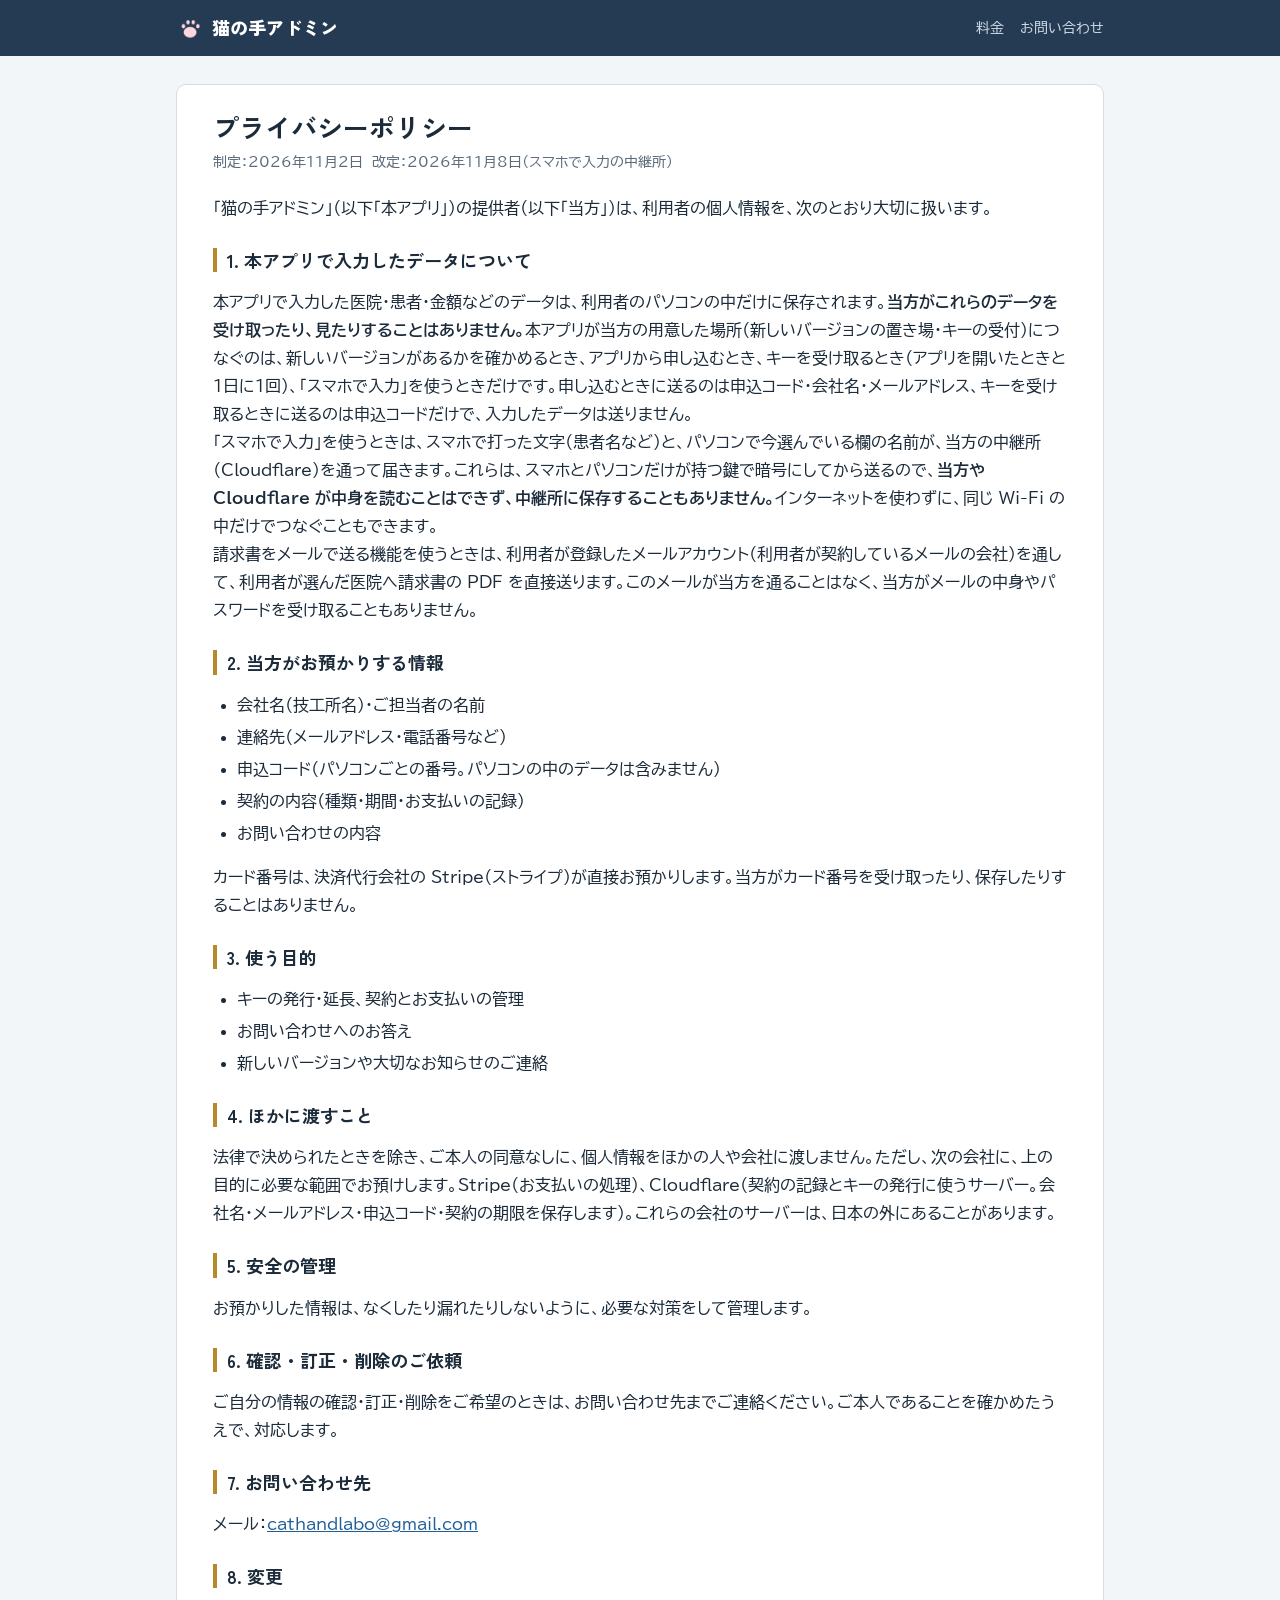
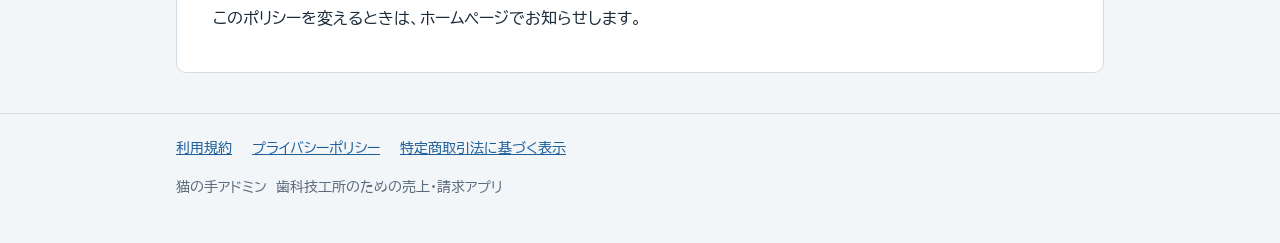
<file: privacy.html>
<!doctype html>
<html lang="ja">
<head>
<meta charset="utf-8">
<meta name="viewport" content="width=device-width, initial-scale=1">
<title>プライバシーポリシー｜猫の手アドミン</title>
<link rel="icon" href="icon.png">
<link rel="preconnect" href="https://fonts.googleapis.com">
<link rel="preconnect" href="https://fonts.gstatic.com" crossorigin>
<link rel="stylesheet" href="https://fonts.googleapis.com/css2?family=BIZ+UDPGothic:wght@400;700&family=Zen+Kaku+Gothic+New:wght@500;700;900&display=swap">
<link rel="stylesheet" href="site.css">
</head>
<body>
<header class="top"><div class="inner"><nav><a class="brand" href="./"><img src="icon.png" alt="" width="28" height="28">猫の手アドミン</a><a href="./#price">料金</a><a href="./#contact">お問い合わせ</a></nav></div></header>
<main class="inner">
<article class="doc">
  <h1>プライバシーポリシー</h1>
  <p class="date">制定：2026年11月2日　改定：2026年11月8日（スマホで入力の中継所）</p>
  <p>「猫の手アドミン」（以下「本アプリ」）の提供者（以下「当方」）は、利用者の個人情報を、次のとおり大切に扱います。</p>

  <h2>1. 本アプリで入力したデータについて</h2>
  <p>本アプリで入力した医院・患者・金額などのデータは、利用者のパソコンの中だけに保存されます。<strong>当方がこれらのデータを受け取ったり、見たりすることはありません。</strong>本アプリが当方の用意した場所（新しいバージョンの置き場・キーの受付）につなぐのは、新しいバージョンがあるかを確かめるとき、アプリから申し込むとき、キーを受け取るとき（アプリを開いたときと1日に1回）、「スマホで入力」を使うときだけです。申し込むときに送るのは申込コード・会社名・メールアドレス、キーを受け取るときに送るのは申込コードだけで、入力したデータは送りません。<br>
    「スマホで入力」を使うときは、スマホで打った文字（患者名など）と、パソコンで今選んでいる欄の名前が、当方の中継所（Cloudflare）を通って届きます。これらは、スマホとパソコンだけが持つ鍵で暗号にしてから送るので、<strong>当方や Cloudflare が中身を読むことはできず、中継所に保存することもありません。</strong>インターネットを使わずに、同じ Wi-Fi の中だけでつなぐこともできます。<br>
    請求書をメールで送る機能を使うときは、利用者が登録したメールアカウント（利用者が契約しているメールの会社）を通して、利用者が選んだ医院へ請求書の PDF を直接送ります。このメールが当方を通ることはなく、当方がメールの中身やパスワードを受け取ることもありません。</p>

  <h2>2. 当方がお預かりする情報</h2>
  <ul>
    <li>会社名（技工所名）・ご担当者の名前</li>
    <li>連絡先（メールアドレス・電話番号など）</li>
    <li>申込コード（パソコンごとの番号。パソコンの中のデータは含みません）</li>
    <li>契約の内容（種類・期間・お支払いの記録）</li>
    <li>お問い合わせの内容</li>
  </ul>
  <p>カード番号は、決済代行会社の Stripe（ストライプ）が直接お預かりします。当方がカード番号を受け取ったり、保存したりすることはありません。</p>

  <h2>3. 使う目的</h2>
  <ul>
    <li>キーの発行・延長、契約とお支払いの管理</li>
    <li>お問い合わせへのお答え</li>
    <li>新しいバージョンや大切なお知らせのご連絡</li>
  </ul>

  <h2>4. ほかに渡すこと</h2>
  <p>法律で決められたときを除き、ご本人の同意なしに、個人情報をほかの人や会社に渡しません。ただし、次の会社に、上の目的に必要な範囲でお預けします。Stripe（お支払いの処理）、Cloudflare（契約の記録とキーの発行に使うサーバー。会社名・メールアドレス・申込コード・契約の期限を保存します）。これらの会社のサーバーは、日本の外にあることがあります。</p>

  <h2>5. 安全の管理</h2>
  <p>お預かりした情報は、なくしたり漏れたりしないように、必要な対策をして管理します。</p>

  <h2>6. 確認・訂正・削除のご依頼</h2>
  <p>ご自分の情報の確認・訂正・削除をご希望のときは、お問い合わせ先までご連絡ください。ご本人であることを確かめたうえで、対応します。</p>

  <h2>7. お問い合わせ先</h2>
  <p>メール：<a href="mailto:cathandlabo@gmail.com">cathandlabo@gmail.com</a></p>

  <h2>8. 変更</h2>
  <p>このポリシーを変えるときは、ホームページでお知らせします。</p>
</article>
</main>
<footer class="bottom"><div class="inner"><nav><a href="terms.html">利用規約</a><a href="privacy.html">プライバシーポリシー</a><a href="tokushoho.html">特定商取引法に基づく表示</a></nav><p>猫の手アドミン　歯科技工所のための売上・請求アプリ</p></div></footer>
</body>
</html>
</file>
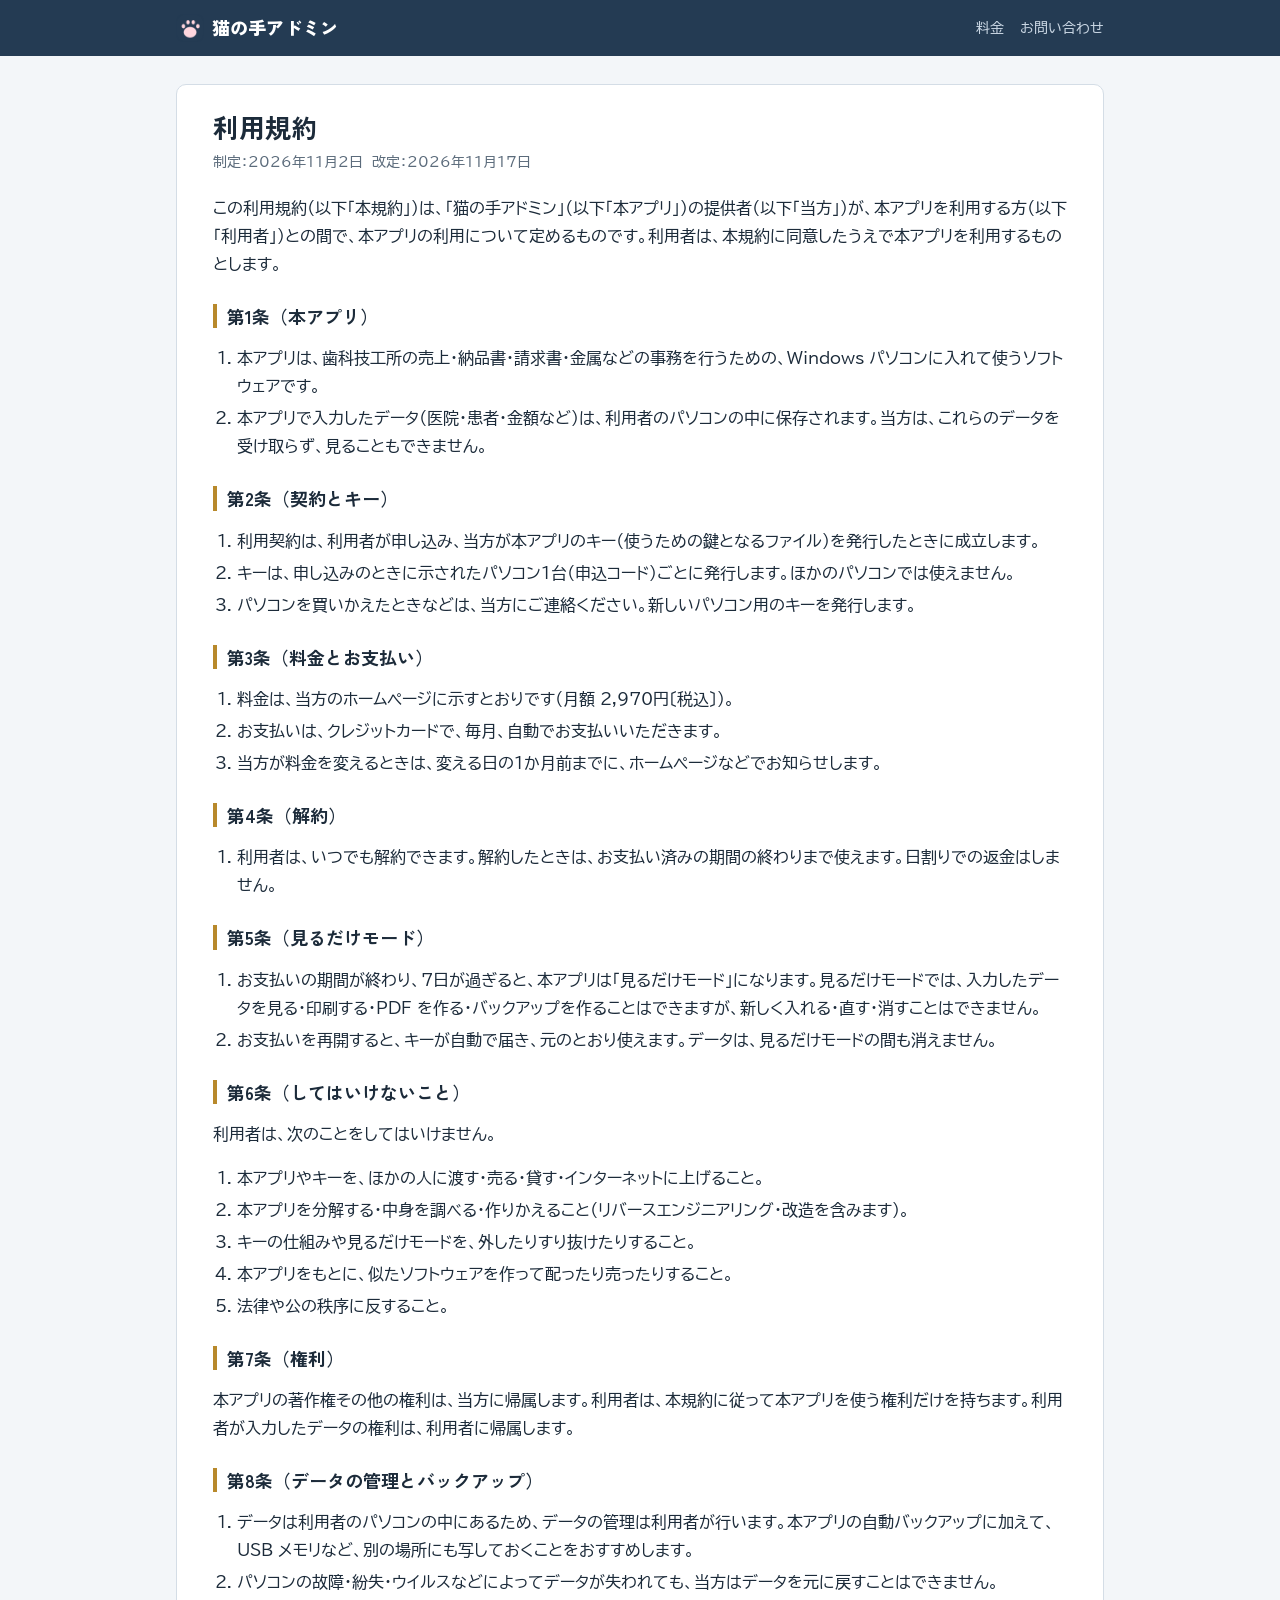
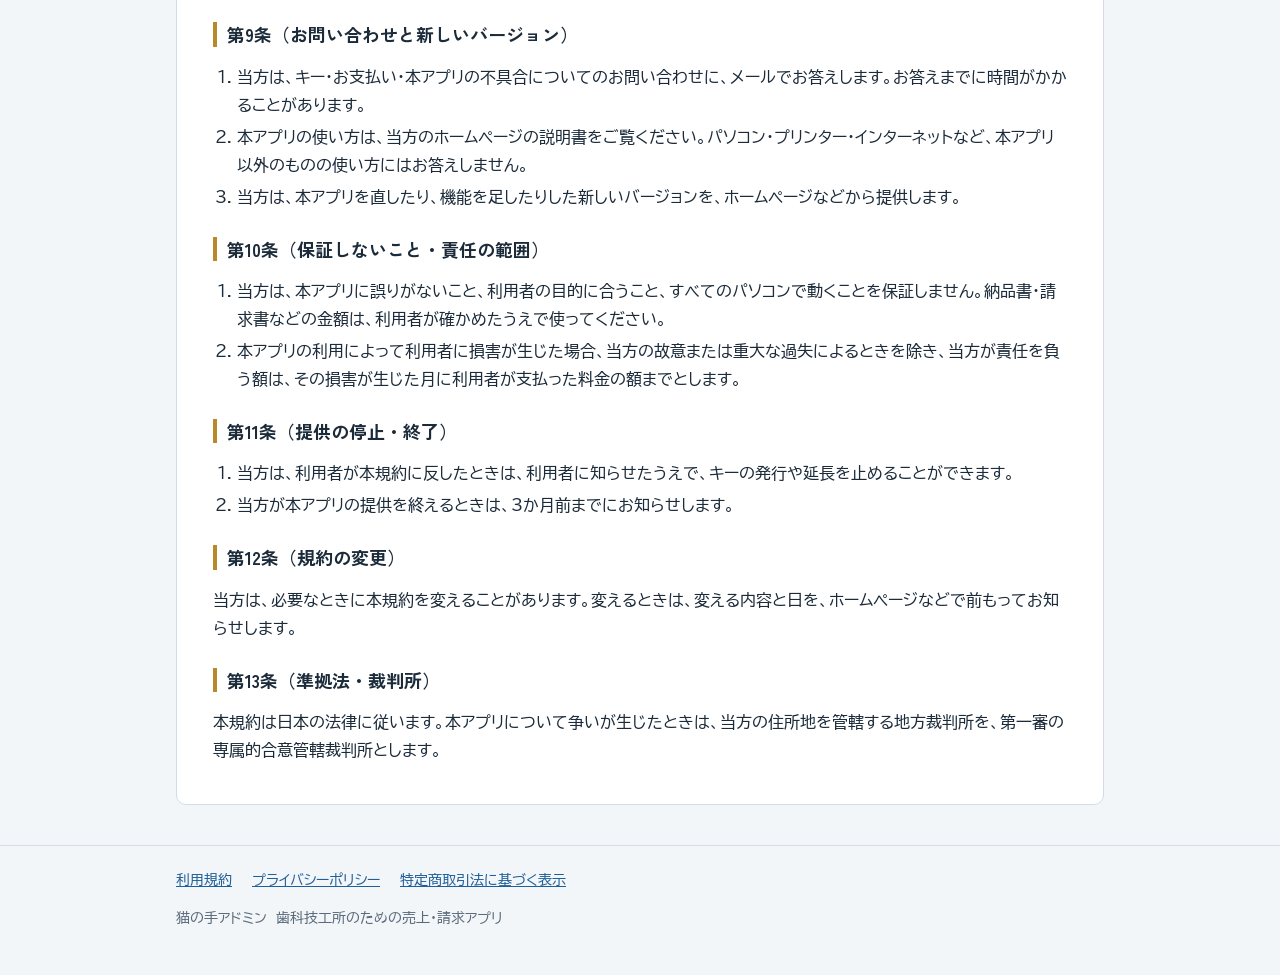
<file: terms.html>
<!doctype html>
<html lang="ja">
<head>
<meta charset="utf-8">
<meta name="viewport" content="width=device-width, initial-scale=1">
<title>利用規約｜猫の手アドミン</title>
<link rel="icon" href="icon.png">
<link rel="preconnect" href="https://fonts.googleapis.com">
<link rel="preconnect" href="https://fonts.gstatic.com" crossorigin>
<link rel="stylesheet" href="https://fonts.googleapis.com/css2?family=BIZ+UDPGothic:wght@400;700&family=Zen+Kaku+Gothic+New:wght@500;700;900&display=swap">
<link rel="stylesheet" href="site.css">
</head>
<body>
<header class="top"><div class="inner"><nav><a class="brand" href="./"><img src="icon.png" alt="" width="28" height="28">猫の手アドミン</a><a href="./#price">料金</a><a href="./#contact">お問い合わせ</a></nav></div></header>
<main class="inner">
<article class="doc">
  <h1>利用規約</h1>
  <p class="date">制定：2026年11月2日　改定：2026年11月17日</p>
  <p>この利用規約（以下「本規約」）は、「猫の手アドミン」（以下「本アプリ」）の提供者（以下「当方」）が、本アプリを利用する方（以下「利用者」）との間で、本アプリの利用について定めるものです。利用者は、本規約に同意したうえで本アプリを利用するものとします。</p>

  <h2>第1条（本アプリ）</h2>
  <ol>
    <li>本アプリは、歯科技工所の売上・納品書・請求書・金属などの事務を行うための、Windows パソコンに入れて使うソフトウェアです。</li>
    <li>本アプリで入力したデータ（医院・患者・金額など）は、利用者のパソコンの中に保存されます。当方は、これらのデータを受け取らず、見ることもできません。</li>
  </ol>

  <h2>第2条（契約とキー）</h2>
  <ol>
    <li>利用契約は、利用者が申し込み、当方が本アプリのキー（使うための鍵となるファイル）を発行したときに成立します。</li>
    <li>キーは、申し込みのときに示されたパソコン1台（申込コード）ごとに発行します。ほかのパソコンでは使えません。</li>
    <li>パソコンを買いかえたときなどは、当方にご連絡ください。新しいパソコン用のキーを発行します。</li>
  </ol>

  <h2>第3条（料金とお支払い）</h2>
  <ol>
    <li>料金は、当方のホームページに示すとおりです（月額 2,970円〔税込〕）。</li>
    <li>お支払いは、クレジットカードで、毎月、自動でお支払いいただきます。</li>
    <li>当方が料金を変えるときは、変える日の1か月前までに、ホームページなどでお知らせします。</li>
  </ol>

  <h2>第4条（解約）</h2>
  <ol>
    <li>利用者は、いつでも解約できます。解約したときは、お支払い済みの期間の終わりまで使えます。日割りでの返金はしません。</li>
  </ol>

  <h2>第5条（見るだけモード）</h2>
  <ol>
    <li>お支払いの期間が終わり、7日が過ぎると、本アプリは「見るだけモード」になります。見るだけモードでは、入力したデータを見る・印刷する・PDF を作る・バックアップを作ることはできますが、新しく入れる・直す・消すことはできません。</li>
    <li>お支払いを再開すると、キーが自動で届き、元のとおり使えます。データは、見るだけモードの間も消えません。</li>
  </ol>

  <h2>第6条（してはいけないこと）</h2>
  <p>利用者は、次のことをしてはいけません。</p>
  <ol>
    <li>本アプリやキーを、ほかの人に渡す・売る・貸す・インターネットに上げること。</li>
    <li>本アプリを分解する・中身を調べる・作りかえること（リバースエンジニアリング・改造を含みます）。</li>
    <li>キーの仕組みや見るだけモードを、外したりすり抜けたりすること。</li>
    <li>本アプリをもとに、似たソフトウェアを作って配ったり売ったりすること。</li>
    <li>法律や公の秩序に反すること。</li>
  </ol>

  <h2>第7条（権利）</h2>
  <p>本アプリの著作権その他の権利は、当方に帰属します。利用者は、本規約に従って本アプリを使う権利だけを持ちます。利用者が入力したデータの権利は、利用者に帰属します。</p>

  <h2>第8条（データの管理とバックアップ）</h2>
  <ol>
    <li>データは利用者のパソコンの中にあるため、データの管理は利用者が行います。本アプリの自動バックアップに加えて、USB メモリなど、別の場所にも写しておくことをおすすめします。</li>
    <li>パソコンの故障・紛失・ウイルスなどによってデータが失われても、当方はデータを元に戻すことはできません。</li>
  </ol>

  <h2>第9条（お問い合わせと新しいバージョン）</h2>
  <ol>
    <li>当方は、キー・お支払い・本アプリの不具合についてのお問い合わせに、メールでお答えします。お答えまでに時間がかかることがあります。</li>
    <li>本アプリの使い方は、当方のホームページの説明書をご覧ください。パソコン・プリンター・インターネットなど、本アプリ以外のものの使い方にはお答えしません。</li>
    <li>当方は、本アプリを直したり、機能を足したりした新しいバージョンを、ホームページなどから提供します。</li>
  </ol>

  <h2>第10条（保証しないこと・責任の範囲）</h2>
  <ol>
    <li>当方は、本アプリに誤りがないこと、利用者の目的に合うこと、すべてのパソコンで動くことを保証しません。納品書・請求書などの金額は、利用者が確かめたうえで使ってください。</li>
    <li>本アプリの利用によって利用者に損害が生じた場合、当方の故意または重大な過失によるときを除き、当方が責任を負う額は、その損害が生じた月に利用者が支払った料金の額までとします。</li>
  </ol>

  <h2>第11条（提供の停止・終了）</h2>
  <ol>
    <li>当方は、利用者が本規約に反したときは、利用者に知らせたうえで、キーの発行や延長を止めることができます。</li>
    <li>当方が本アプリの提供を終えるときは、3か月前までにお知らせします。</li>
  </ol>

  <h2>第12条（規約の変更）</h2>
  <p>当方は、必要なときに本規約を変えることがあります。変えるときは、変える内容と日を、ホームページなどで前もってお知らせします。</p>

  <h2>第13条（準拠法・裁判所）</h2>
  <p>本規約は日本の法律に従います。本アプリについて争いが生じたときは、当方の住所地を管轄する地方裁判所を、第一審の専属的合意管轄裁判所とします。</p>
</article>
</main>
<footer class="bottom"><div class="inner"><nav><a href="terms.html">利用規約</a><a href="privacy.html">プライバシーポリシー</a><a href="tokushoho.html">特定商取引法に基づく表示</a></nav><p>猫の手アドミン　歯科技工所のための売上・請求アプリ</p></div></footer>
</body>
</html>
</file>
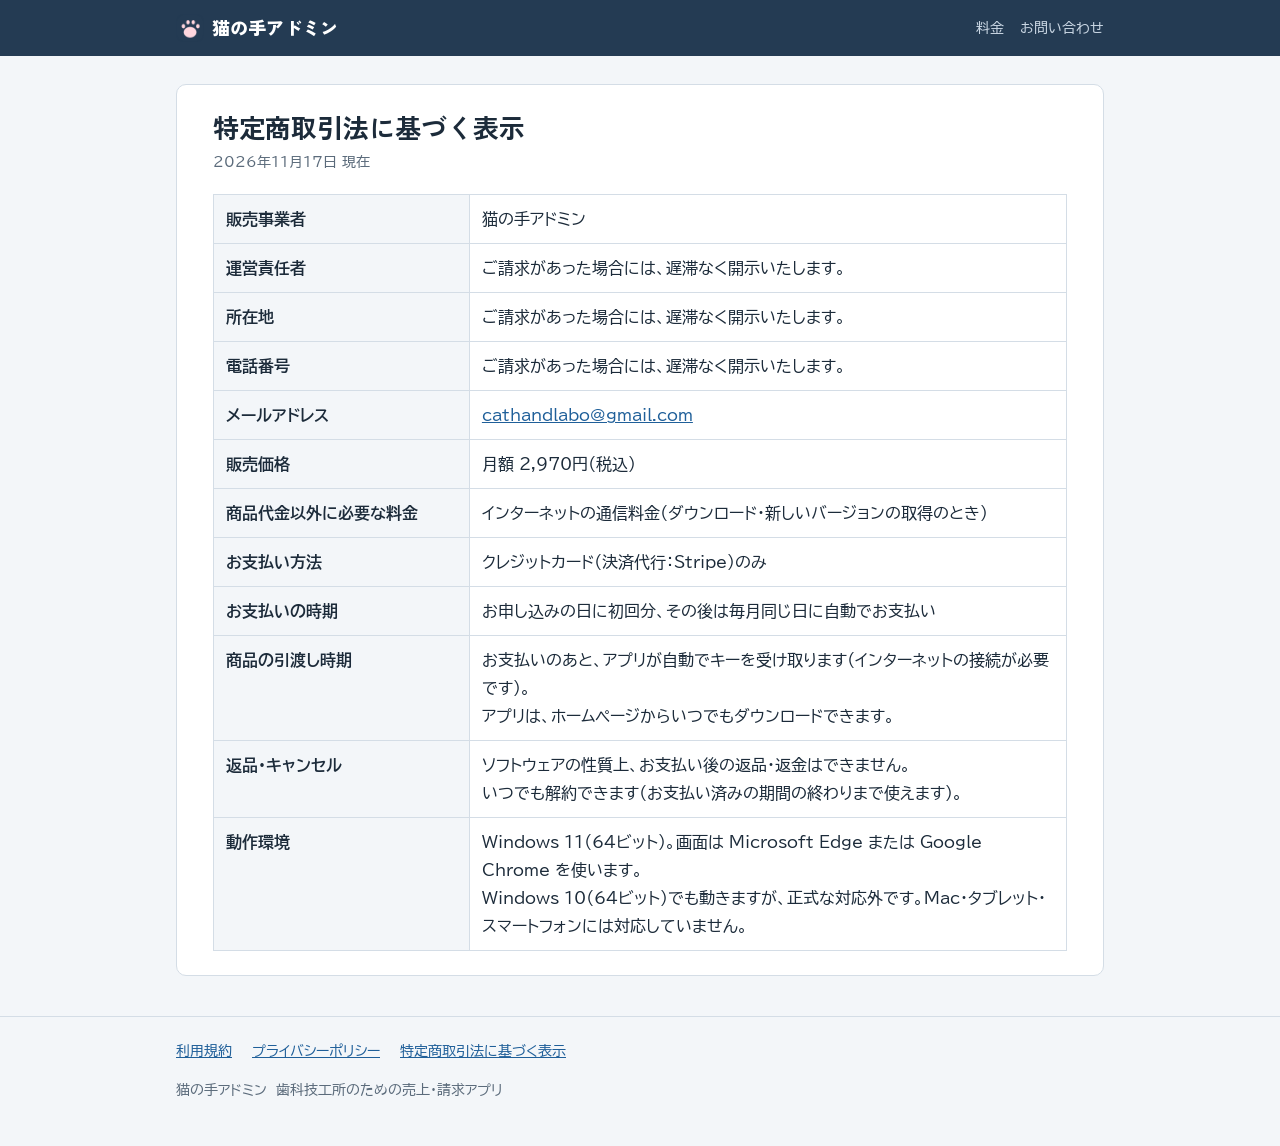
<file: tokushoho.html>
<!doctype html>
<html lang="ja">
<head>
<meta charset="utf-8">
<meta name="viewport" content="width=device-width, initial-scale=1">
<title>特定商取引法に基づく表示｜猫の手アドミン</title>
<link rel="icon" href="icon.png">
<link rel="preconnect" href="https://fonts.googleapis.com">
<link rel="preconnect" href="https://fonts.gstatic.com" crossorigin>
<link rel="stylesheet" href="https://fonts.googleapis.com/css2?family=BIZ+UDPGothic:wght@400;700&family=Zen+Kaku+Gothic+New:wght@500;700;900&display=swap">
<link rel="stylesheet" href="site.css">
</head>
<body>
<header class="top"><div class="inner"><nav><a class="brand" href="./"><img src="icon.png" alt="" width="28" height="28">猫の手アドミン</a><a href="./#price">料金</a><a href="./#contact">お問い合わせ</a></nav></div></header>
<main class="inner">
<article class="doc">
  <h1>特定商取引法に基づく表示</h1>
  <p class="date">2026年11月17日 現在</p>
  <table class="law">
    <tr><th>販売事業者</th><td>猫の手アドミン</td></tr>
    <tr><th>運営責任者</th><td>ご請求があった場合には、遅滞なく開示いたします。</td></tr>
    <tr><th>所在地</th><td>ご請求があった場合には、遅滞なく開示いたします。</td></tr>
    <tr><th>電話番号</th><td>ご請求があった場合には、遅滞なく開示いたします。</td></tr>
    <tr><th>メールアドレス</th><td><a href="mailto:cathandlabo@gmail.com">cathandlabo@gmail.com</a></td></tr>
    <tr><th>販売価格</th><td>月額 2,970円（税込）</td></tr>
    <tr><th>商品代金以外に必要な料金</th><td>インターネットの通信料金（ダウンロード・新しいバージョンの取得のとき）</td></tr>
    <tr><th>お支払い方法</th><td>クレジットカード（決済代行：Stripe）のみ</td></tr>
    <tr><th>お支払いの時期</th><td>お申し込みの日に初回分、その後は毎月同じ日に自動でお支払い</td></tr>
    <tr><th>商品の引渡し時期</th><td>お支払いのあと、アプリが自動でキーを受け取ります（インターネットの接続が必要です）。<br>アプリは、ホームページからいつでもダウンロードできます。</td></tr>
    <tr><th>返品・キャンセル</th><td>ソフトウェアの性質上、お支払い後の返品・返金はできません。<br>いつでも解約できます（お支払い済みの期間の終わりまで使えます）。</td></tr>
    <tr><th>動作環境</th><td>Windows 11（64ビット）。画面は Microsoft Edge または Google Chrome を使います。<br>Windows 10（64ビット）でも動きますが、正式な対応外です。Mac・タブレット・スマートフォンには対応していません。</td></tr>
  </table>
</article>
</main>
<footer class="bottom"><div class="inner"><nav><a href="terms.html">利用規約</a><a href="privacy.html">プライバシーポリシー</a><a href="tokushoho.html">特定商取引法に基づく表示</a></nav><p>猫の手アドミン　歯科技工所のための売上・請求アプリ</p></div></footer>
</body>
</html>
</file>
<file: site.css>
/* 猫の手アドミン ホームページ（GitHub Pages）。チラシと同じ紺と金の色。画面の明暗に合わせて色を変える */
:root {
  --bg: #f3f6f9;
  --panel: #ffffff;
  --ink: #1c2b3a;
  --muted: #5b6b7b;
  --line: #d4dde6;
  --navy: #243b53;
  --navy-ink: #ffffff;
  --navy-muted: #c9d6e3;
  --gold: #b8892b;
  --gold-soft: #f6eedd;
  --accent: #1f5f99;
  --display: "Zen Kaku Gothic New", "Yu Gothic", "Meiryo", sans-serif;
  --body: "BIZ UDPGothic", "Yu Gothic UI", "Meiryo", sans-serif;
  color-scheme: light;
}
@media (prefers-color-scheme: dark) {
  :root:not([data-theme="light"]) {
    --bg: #0f1720; --panel: #17212c; --ink: #e4ebf2; --muted: #9fb0c0; --line: #2b3a49;
    --navy: #13283d; --navy-muted: #9fb3c6; --gold: #e0b45c; --gold-soft: #3a2e17; --accent: #7cb8ee;
    color-scheme: dark;
  }
}
:root[data-theme="dark"] {
  --bg: #0f1720; --panel: #17212c; --ink: #e4ebf2; --muted: #9fb0c0; --line: #2b3a49;
  --navy: #13283d; --navy-muted: #9fb3c6; --gold: #e0b45c; --gold-soft: #3a2e17; --accent: #7cb8ee;
  color-scheme: dark;
}
* { box-sizing: border-box; }
html { -webkit-text-size-adjust: 100%; }
body { margin: 0; background: var(--bg); color: var(--ink); font-family: var(--body); line-height: 1.75; font-size: 16px; }
a { color: var(--accent); }
.inner { max-width: 960px; margin: 0 auto; padding: 0 16px; }
.inner > * { min-width: 0; }
h1, h2, h3 { font-family: var(--display); line-height: 1.35; word-break: auto-phrase; text-wrap: balance; }

/* 上の帯 */
.top { background: var(--navy); color: var(--navy-ink); }
.top nav { display: flex; align-items: center; gap: 16px; padding: 12px 0; flex-wrap: wrap; }
.top nav .brand { font-family: var(--display); font-weight: 900; font-size: 18px; color: inherit; text-decoration: none; margin-right: auto; display: flex; align-items: center; gap: 8px; }
.top nav .brand img { width: 28px; height: 28px; border-radius: 6px; }
.top nav a:not(.brand) { color: var(--navy-muted); text-decoration: none; font-size: 14px; }
.top nav a:not(.brand):hover { color: var(--navy-ink); text-decoration: underline; }
.hero { padding: 36px 0 44px; }
.hero .eyebrow { margin: 0 0 8px; font-size: 13px; letter-spacing: .2em; color: var(--navy-muted); }
.hero .concept { margin: 6px 0 22px; padding-left: 16px; border-left: 5px solid #f2d48f; color: #dfe7ef; font-size: clamp(16px, 2.2vw, 20px); line-height: 1.6; }
.hero .concept strong { display: block; font-family: var(--display); font-weight: 900; font-size: clamp(22px, 3.6vw, 32px); line-height: 1.4; color: #f2d48f; margin-bottom: 4px; }
.hero .concept span { display: block; }
.hero h1 { font-weight: 900; font-size: clamp(28px, 5vw, 42px); margin: 0 0 14px; }
.hero h1 em { font-style: normal; color: #f2d48f; }
.hero p.lead { margin: 0 0 22px; color: #dfe7ef; max-width: 40em; }
.cta { display: flex; flex-wrap: wrap; gap: 12px; }
.hero-price { margin: 0 0 18px; font-size: clamp(17px, 2.2vw, 21px); color: #fff; }
.hero-price strong { font-family: var(--display); font-weight: 900; font-size: clamp(30px, 4.6vw, 40px); color: #f2d48f; margin: 0 2px; }
.hero-price span { margin-left: 8px; font-size: .85em; color: #dfe7ef; }
.btn { display: inline-block; padding: 12px 22px; border-radius: 8px; font-weight: 700; text-decoration: none; border: 2px solid transparent; }
.btn.main { background: #f2d48f; color: #1c2b3a; }
.btn.sub { border-color: var(--navy-muted); color: var(--navy-ink); }
.btn.off { opacity: .6; pointer-events: none; }

/* 本文 */
main section { padding: 36px 0 8px; }
main h2 { font-size: 24px; margin: 0 0 16px; }
main h2 small { font-size: 14px; color: var(--muted); font-weight: 500; margin-left: 8px; }
.grid { display: grid; grid-template-columns: repeat(3, minmax(0, 1fr)); gap: 14px; }
.card { background: var(--panel); border: 1px solid var(--line); border-radius: 10px; padding: 16px 18px; }
.card .k { display: inline-block; font-size: 12px; background: var(--gold-soft); color: var(--ink); border-radius: 4px; padding: 0 8px; margin-bottom: 6px; }
.card h3 { font-size: 16.5px; margin: 0 0 6px; }
.card p { margin: 0; font-size: 14.5px; color: var(--muted); }
.price { display: grid; grid-template-columns: repeat(2, minmax(0, 1fr)); gap: 14px; }
.plan { background: var(--panel); border: 1px solid var(--line); border-radius: 10px; padding: 18px; }
.plan.best { border: 2px solid var(--gold); }
.price.one { grid-template-columns: minmax(0, 440px); }
.plan h3 { margin: 0 0 4px; font-size: 17px; }
.plan .yen { font-family: var(--display); font-size: 30px; font-weight: 900; margin: 4px 0; font-variant-numeric: tabular-nums; }
.plan .yen small { font-size: 14px; font-weight: 500; color: var(--muted); }
.plan ul { margin: 8px 0 0; padding-left: 20px; font-size: 14.5px; }
.plan .all-in { margin: 10px 0 4px; font-weight: 700; }
.plan .all-in strong { color: var(--gold-ink, #8a5a00); }
.plan ul.all-list { list-style: none; padding: 10px 12px; background: var(--bg, #f5f7fa); border-radius: 8px; font-weight: 600; }
.plan ul.all-list li::before { content: "✓ "; color: var(--gold-ink, #8a5a00); font-weight: 900; }
.steps { counter-reset: s; list-style: none; padding: 0; margin: 0; display: grid; gap: 10px; }
.steps li { counter-increment: s; background: var(--panel); border: 1px solid var(--line); border-radius: 10px; padding: 12px 16px 12px 56px; position: relative; }
.steps li::before { content: counter(s); position: absolute; left: 16px; top: 12px; width: 28px; height: 28px; border-radius: 50%; background: var(--navy); color: #fff; display: grid; place-items: center; font-weight: 700; }
.note { background: var(--gold-soft); border-radius: 8px; padding: 10px 14px; font-size: 14.5px; }
/* はじめ方の中の「写真つきの説明」（.steps の番号の飾りは付けない） */
.howto { margin-top: 10px; font-size: 14.5px; }
.howto summary { cursor: pointer; color: var(--navy); font-weight: 700; }
.howto ol { padding-left: 22px; margin: 8px 0; }
.steps .howto li { counter-increment: none; background: none; border: 0; border-radius: 0; padding: 0; margin: 10px 0; position: static; }
.steps .howto li::before { content: none; }
.howto img { display: block; max-width: 100%; height: auto; margin-top: 6px; border: 1px solid var(--line); border-radius: 6px; }
ul.check { padding-left: 20px; }
ul.check li { margin: 4px 0; }

/* 決まりのページ */
.doc { background: var(--panel); border: 1px solid var(--line); border-radius: 10px; padding: 24px clamp(16px, 4vw, 36px); margin: 28px 0; }
.doc h1 { font-size: 26px; margin: 0 0 6px; }
.doc .date { color: var(--muted); font-size: 14px; margin: 0 0 20px; }
.doc h2 { font-size: 18px; margin: 26px 0 8px; border-left: 4px solid var(--gold); padding-left: 10px; }
.doc ol, .doc ul { padding-left: 24px; }
.doc li { margin: 4px 0; }
table.law { width: 100%; border-collapse: collapse; }
table.law th, table.law td { border: 1px solid var(--line); padding: 10px 12px; text-align: left; vertical-align: top; }
table.law th { width: 30%; background: var(--bg); font-weight: 700; }

footer.bottom { margin-top: 40px; padding: 22px 0 30px; border-top: 1px solid var(--line); font-size: 14px; color: var(--muted); }
footer.bottom nav { display: flex; flex-wrap: wrap; gap: 8px 20px; margin-bottom: 8px; }

@media (max-width: 760px) {
  .grid, .price { grid-template-columns: 1fr; }
  table.law th { width: 36%; }
}
@media (max-width: 480px) {
  table.law th, table.law td { display: block; width: 100%; border-top: none; }
  table.law tr:first-child th { border-top: 1px solid var(--line); }
}
</file>
